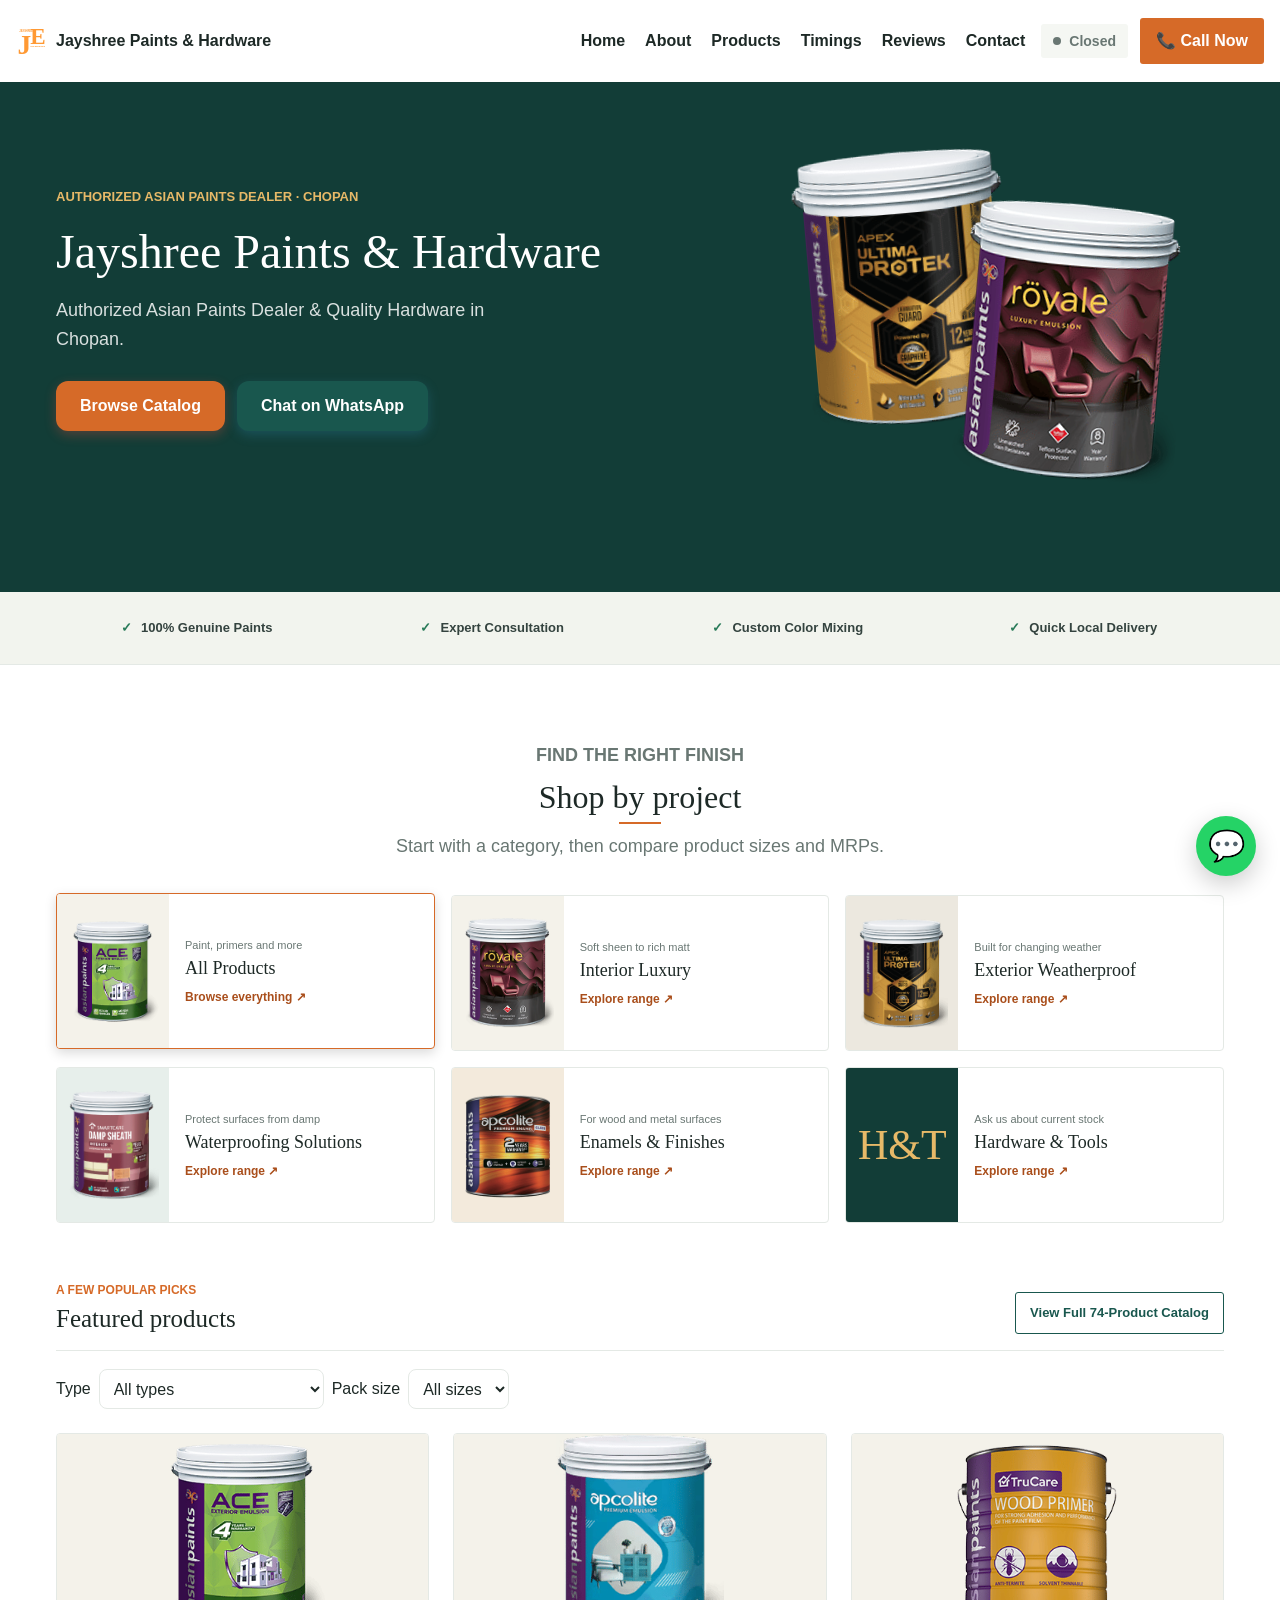
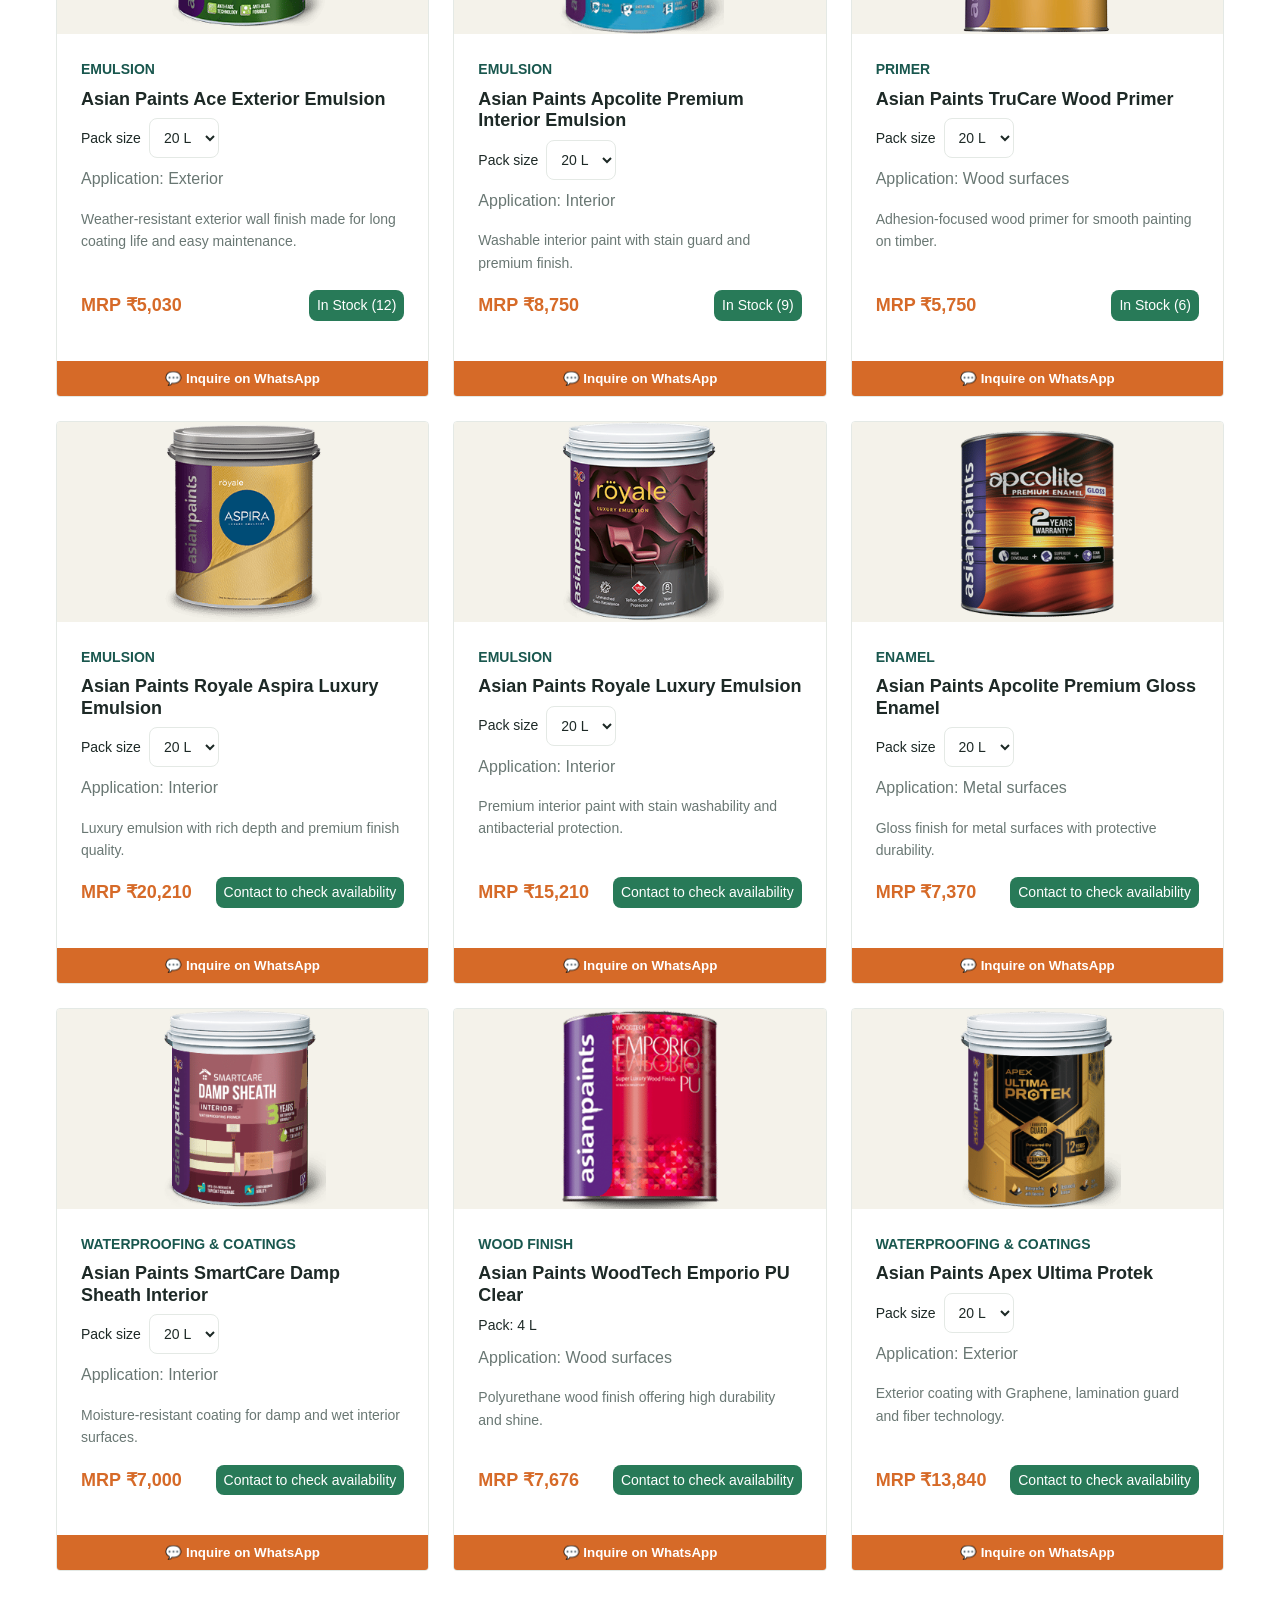
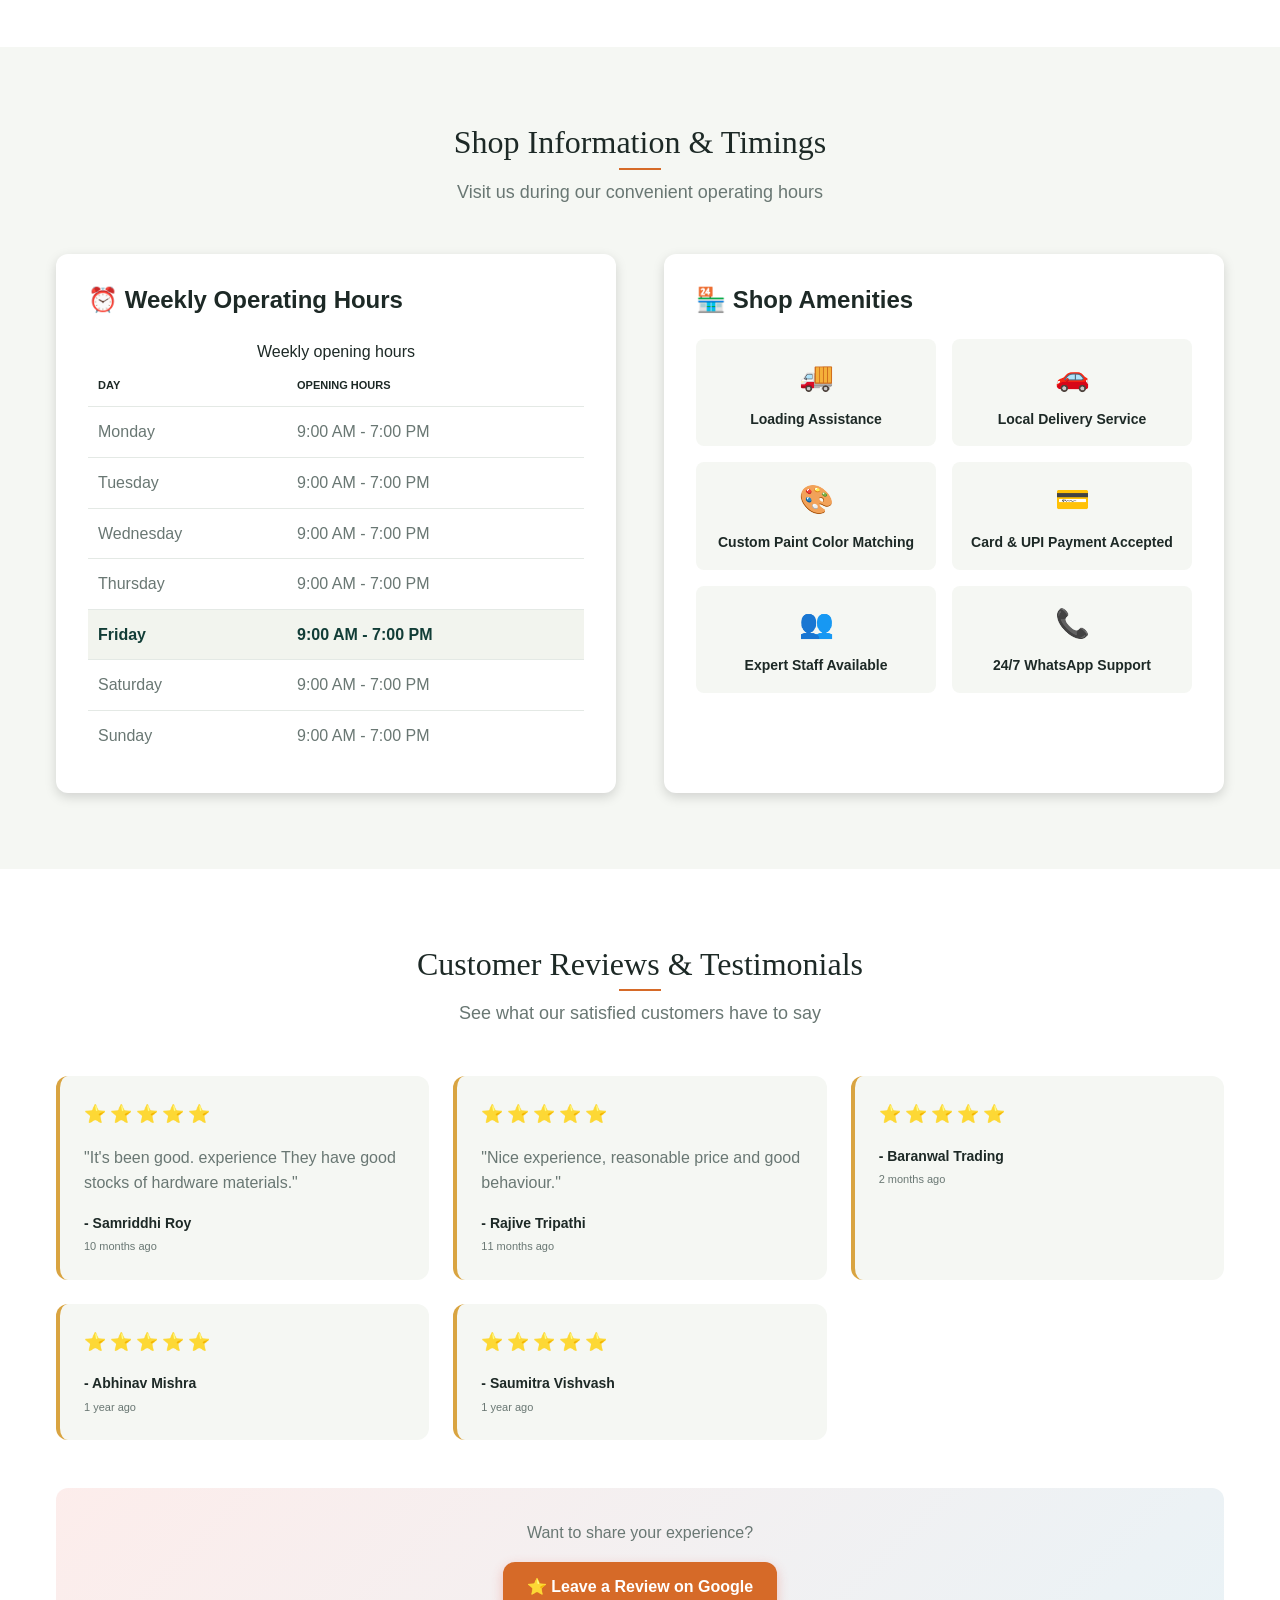
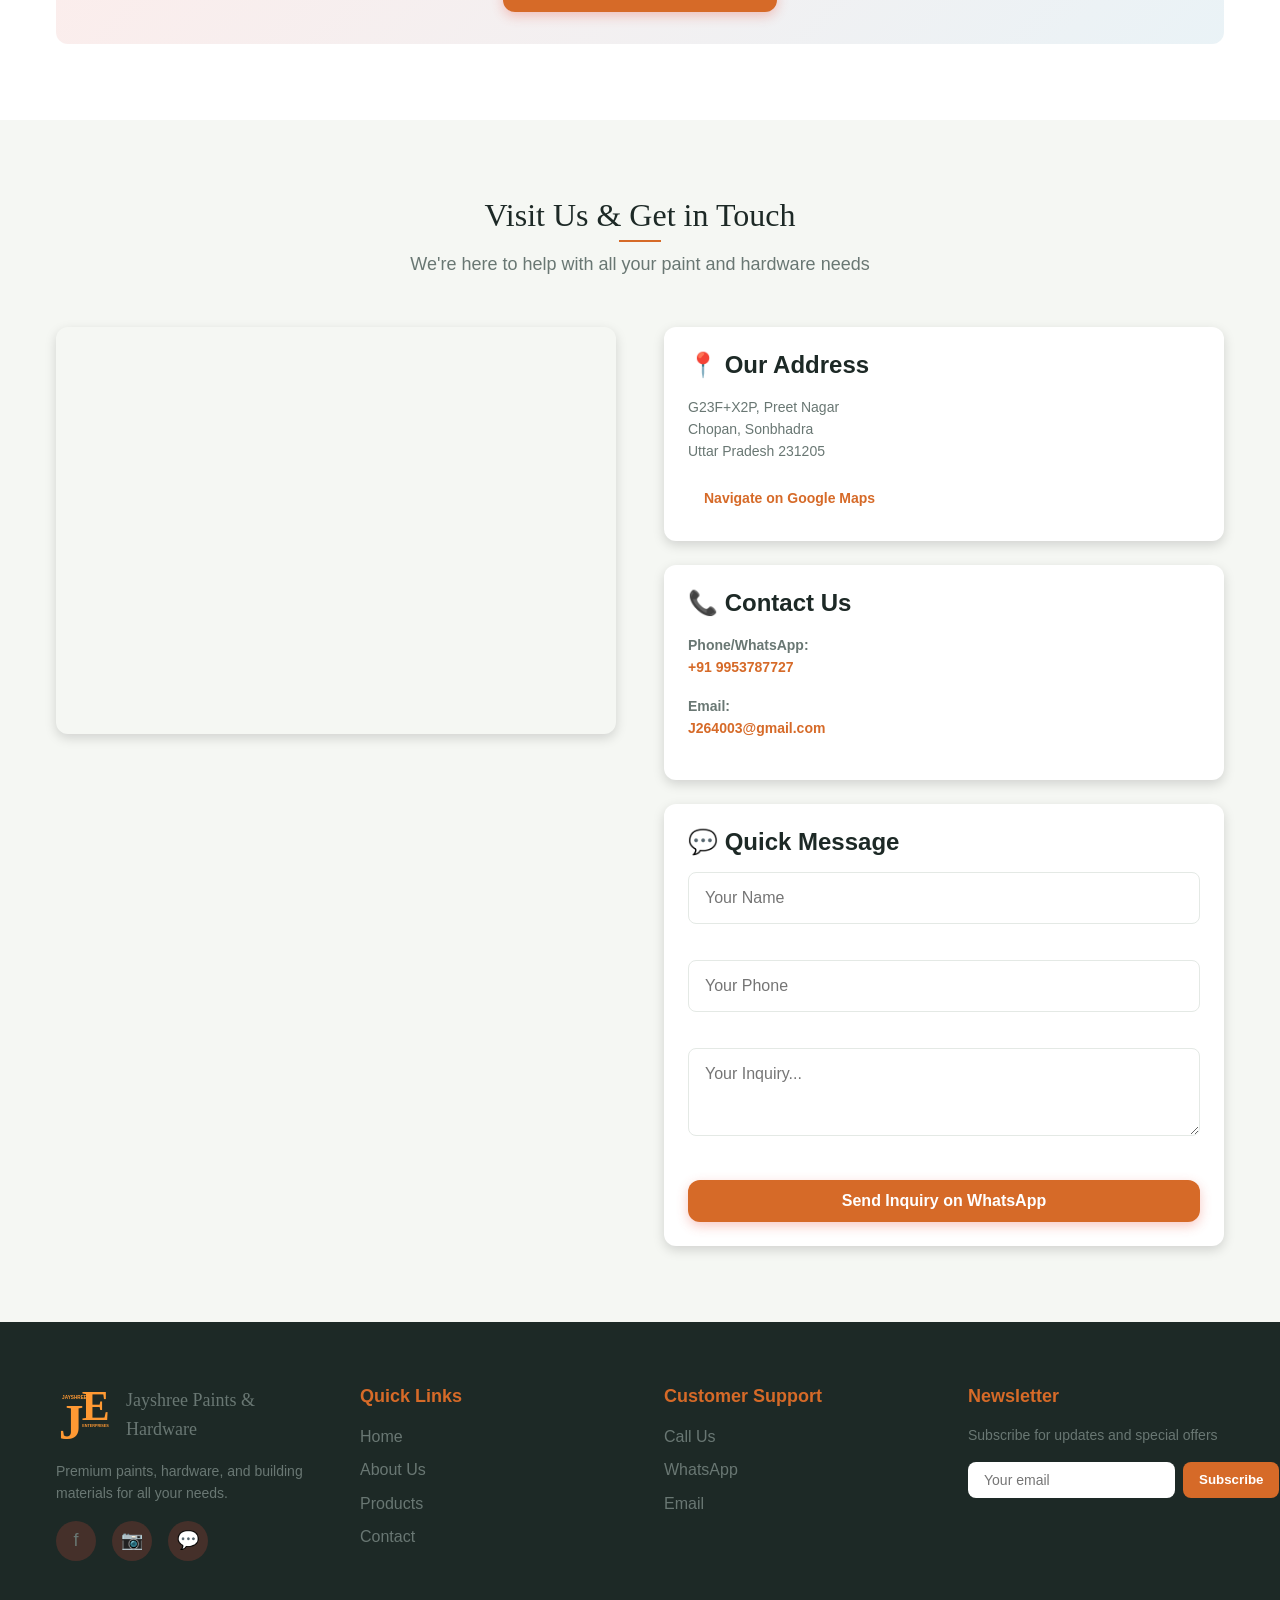
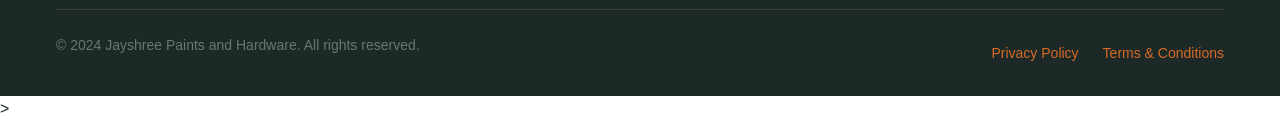
<file: index.html>
<!DOCTYPE html>
<html lang="en">
<head>
    <meta charset="UTF-8">
    <meta name="viewport" content="width=device-width, initial-scale=1.0">
    <meta name="description" content="Jayshree Paints and Hardware - Your trusted source for premium paints, hardware, and building materials in Sonbhadra, Uttarpradesh.">
    <meta name="keywords" content="paints, hardware, building materials, Sonbhadra, Chopan">
    <meta name="author" content="Jayshree Paints and Hardware">
    <meta property="og:title" content="Jayshree Paints and Hardware | Premium Quality Products">
    <meta property="og:description" content="Discover a wide range of paints, hardware, and building materials. Visit our shop for expert advice and custom color matching.">
    <meta property="og:type" content="business.business">
    
    <title>Jayshree Paints and Hardware | Paints, Hardware & Building Materials in Sonbhadra</title>
    <link rel="icon" type="image/svg+xml" href="assets/images/jayshree-enterprises-logo.svg">
    <link rel="stylesheet" href="assets/styles/style.css">
</head>
<body>
    <!-- ============== NAVIGATION BAR ============== -->
    <nav class="navbar" id="navbar">
        <div class="navbar-container">
            <div class="navbar-logo">
                <img src="assets/images/jayshree-enterprises-logo.svg" alt="Jayshree Enterprises brand logo">
                <span class="logo-text">Jayshree Paints &amp; Hardware</span>
            </div>

            <button class="mobile-menu-btn" id="mobileMenuBtn" type="button" aria-label="Toggle navigation menu" aria-controls="navMenu">
                <span></span>
                <span></span>
                <span></span>
            </button>

            <ul class="nav-menu" id="navMenu">
                <li><a href="#home" class="nav-link">Home</a></li>
                <li><a href="#about" class="nav-link">About</a></li>
                <li><a href="#products" class="nav-link">Products</a></li>
                <li><a href="#timings" class="nav-link">Timings</a></li>
                <li><a href="#reviews" class="nav-link">Reviews</a></li>
                <li><a href="#contact" class="nav-link">Contact</a></li>
            </ul>

            <div class="navbar-cta">
                <div class="shop-status" id="shopStatus">
                    <span class="status-dot"></span>
                    <span class="status-text">Open Now</span>
                </div>
                <a href="tel:+919953787727" class="btn-call">📞 Call Now</a>
            </div>
        </div>
    </nav>

    <!-- ============== HERO SECTION ============== -->
    <section id="home" class="hero">
        <div class="container hero-layout">
            <div class="hero-content">
                <p class="hero-eyebrow">Authorized Asian Paints Dealer · Chopan</p>
                <h1 class="hero-title">Jayshree Paints &amp; Hardware</h1>
                <p class="hero-subtitle">Authorized Asian Paints Dealer &amp; Quality Hardware in Chopan.</p>
                <div class="hero-cta">
                    <a href="#products" class="btn btn-primary">Browse Catalog</a>
                    <a href="https://api.whatsapp.com/send?phone=919953787727&amp;text=Hi%20Jayshree%20Paints!%20I%20have%20a%20product%20inquiry." target="_blank" rel="noopener noreferrer" class="btn btn-secondary">Chat on WhatsApp</a>
                </div>
            </div>
            <div class="hero-visual" aria-label="Popular Asian Paints products">
                <div class="hero-visual-panel"></div>
                <img class="hero-product hero-product-back" src="assets/images/asian-paints-apex-ultima-protek.png" alt="Asian Paints Apex Ultima Protek exterior paint">
                <img class="hero-product hero-product-front" src="assets/images/asian-paints-royale-luxury-emulsion.png" alt="Asian Paints Royale Luxury Emulsion interior paint">
            </div>
        </div>
    </section>

    <!-- ============== TRUST & SERVICE STRIP ============== -->
    <section id="about" class="trust-strip" aria-label="Shop benefits">
        <div class="container trust-strip-inner">
            <div class="trust-badge"><span aria-hidden="true">✓</span><strong>100% Genuine Paints</strong></div>
            <div class="trust-badge"><span aria-hidden="true">✓</span><strong>Expert Consultation</strong></div>
            <div class="trust-badge"><span aria-hidden="true">✓</span><strong>Custom Color Mixing</strong></div>
            <div class="trust-badge"><span aria-hidden="true">✓</span><strong>Quick Local Delivery</strong></div>
        </div>
    </section>

    <!-- ============== PRODUCTS & SERVICES SECTION ============== -->
    <section id="products" class="products">
        <div class="container">
            <div class="section-header">
                <p class="section-eyebrow">Find the right finish</p>
                <h2>Shop by project</h2>
                <p>Start with a category, then compare product sizes and MRPs.</p>
            </div>

            <div class="category-grid" aria-label="Product categories">
                <button class="category-card category-card-all active" type="button" data-product-group="all" aria-pressed="true">
                    <span class="category-visual category-visual-all"><img src="assets/images/asian-paints-ace-exterior-emulsion.png" alt="" loading="lazy"></span>
                    <span class="category-card-copy"><span class="category-kicker">Paint, primers and more</span><strong>All Products</strong><span class="category-link">Browse everything <span aria-hidden="true">↗</span></span></span>
                </button>
                <button class="category-card" type="button" data-product-group="interior-luxury" aria-pressed="false">
                    <span class="category-visual"><img src="assets/images/asian-paints-royale-luxury-emulsion.png" alt="" loading="lazy"></span>
                    <span class="category-card-copy"><span class="category-kicker">Soft sheen to rich matt</span><strong>Interior Luxury</strong><span class="category-link">Explore range <span aria-hidden="true">↗</span></span></span>
                </button>
                <button class="category-card" type="button" data-product-group="exterior-weatherproof" aria-pressed="false">
                    <span class="category-visual category-visual-terracotta"><img src="assets/images/asian-paints-apex-ultima-protek.png" alt="" loading="lazy"></span>
                    <span class="category-card-copy"><span class="category-kicker">Built for changing weather</span><strong>Exterior Weatherproof</strong><span class="category-link">Explore range <span aria-hidden="true">↗</span></span></span>
                </button>
                <button class="category-card" type="button" data-product-group="waterproofing" aria-pressed="false">
                    <span class="category-visual category-visual-teal"><img src="assets/images/asian-paints-smartcare-damp-sheath-interior.png" alt="" loading="lazy"></span>
                    <span class="category-card-copy"><span class="category-kicker">Protect surfaces from damp</span><strong>Waterproofing Solutions</strong><span class="category-link">Explore range <span aria-hidden="true">↗</span></span></span>
                </button>
                <button class="category-card" type="button" data-product-group="enamels-finishes" aria-pressed="false">
                    <span class="category-visual category-visual-gold"><img src="assets/images/asian-paints-apcolite-premium-gloss-enamel.png" alt="" loading="lazy"></span>
                    <span class="category-card-copy"><span class="category-kicker">For wood and metal surfaces</span><strong>Enamels &amp; Finishes</strong><span class="category-link">Explore range <span aria-hidden="true">↗</span></span></span>
                </button>
                <button class="category-card category-card-tools" type="button" data-product-group="hardware-tools" aria-pressed="false">
                    <span class="category-visual category-visual-tools" aria-hidden="true"><span>H&amp;T</span></span>
                    <span class="category-card-copy"><span class="category-kicker">Ask us about current stock</span><strong>Hardware &amp; Tools</strong><span class="category-link">Explore range <span aria-hidden="true">↗</span></span></span>
                </button>
            </div>

            <div class="catalog-toolbar" id="catalogResults">
                <div class="catalog-heading">
                    <p class="section-eyebrow" id="catalogEyebrow">Staff picks</p>
                    <h3 id="catalogTitle">Featured products</h3>
                </div>
                <button class="catalog-toggle" type="button" id="catalogToggle" aria-expanded="false">View Full 74-Product Catalog</button>
            </div>

            <div class="product-filters" aria-label="Refine product list">
                <label for="productSubcategoryFilter">Type</label>
                <select id="productSubcategoryFilter">
                    <option value="all">All types</option>
                </select>
                <label for="packSizeFilter">Pack size</label>
                <select id="packSizeFilter">
                    <option value="all">All sizes</option>
                    <option value="1 L">1 L</option>
                    <option value="4 L">4 L</option>
                    <option value="10 L">10 L</option>
                    <option value="20 L">20 L</option>
                </select>
            </div>

            <div class="products-grid" id="productsGrid">
                <!-- Products will be rendered by JavaScript -->
            </div>
            <div class="catalog-empty" id="catalogEmpty" hidden>
                <p>We’re updating this range online. Contact the shop for current hardware and tool availability.</p>
                <a class="btn btn-primary" href="https://api.whatsapp.com/send?phone=919953787727&amp;text=Hi%20Jayshree%20Paints!%20Please%20share%20your%20hardware%20and%20tools%20availability." target="_blank" rel="noopener noreferrer">Ask on WhatsApp</a>
            </div>
        </div>
    </section>

    <!-- ============== SHOP HOURS & AMENITIES SECTION ============== -->
    <section id="timings" class="timings-section">
        <div class="container">
            <div class="section-header">
                <h2>Shop Information & Timings</h2>
                <p>Visit us during our convenient operating hours</p>
            </div>

            <div class="timings-grid">
                <div class="timings-card">
                    <h3>⏰ Weekly Operating Hours</h3>
                    <table class="hours-table">
                        <caption class="visually-hidden">Weekly opening hours</caption>
                        <thead>
                            <tr>
                                <th scope="col">Day</th>
                                <th scope="col">Opening hours</th>
                            </tr>
                        </thead>
                        <tbody>
                            <tr>
                                <td>Monday</td>
                                <td>9:00 AM - 7:00 PM</td>
                            </tr>
                            <tr>
                                <td>Tuesday</td>
                                <td>9:00 AM - 7:00 PM</td>
                            </tr>
                            <tr>
                                <td>Wednesday</td>
                                <td>9:00 AM - 7:00 PM</td>
                            </tr>
                            <tr>
                                <td>Thursday</td>
                                <td>9:00 AM - 7:00 PM</td>
                            </tr>
                            <tr>
                                <td>Friday</td>
                                <td>9:00 AM - 7:00 PM</td>
                            </tr>
                            <tr>
                                <td>Saturday</td>
                                <td>9:00 AM - 7:00 PM</td>
                            </tr>
                            <tr>
                                <td>Sunday</td>
                                <td>9:00 AM - 7:00 PM</td>
                            </tr>
                        </tbody>
                    </table>
                </div>

                <div class="amenities-card">
                    <h3>🏪 Shop Amenities</h3>
                    <div class="amenities-list">
                        <div class="amenity">
                            <span class="amenity-icon">🚚</span>
                            <span>Loading Assistance</span>
                        </div>
                        <div class="amenity">
                            <span class="amenity-icon">🚗</span>
                            <span>Local Delivery Service</span>
                        </div>
                        <div class="amenity">
                            <span class="amenity-icon">🎨</span>
                            <span>Custom Paint Color Matching</span>
                        </div>
                        <div class="amenity">
                            <span class="amenity-icon">💳</span>
                            <span>Card & UPI Payment Accepted</span>
                        </div>
                        <div class="amenity">
                            <span class="amenity-icon">👥</span>
                            <span>Expert Staff Available</span>
                        </div>
                        <div class="amenity">
                            <span class="amenity-icon">📞</span>
                            <span>24/7 WhatsApp Support</span>
                        </div>
                    </div>
                </div>
            </div>
        </div>
    </section>

    <!-- ============== CUSTOMER REVIEWS SECTION ============== -->
    <section id="reviews" class="reviews">
        <div class="container">
            <div class="section-header">
                <h2>Customer Reviews & Testimonials</h2>
                <p>See what our satisfied customers have to say</p>
            </div>

            <div class="reviews-grid" id="reviewsGrid">
                <!-- Reviews will be rendered by JavaScript -->
            </div>

            <div class="reviews-cta">
                <p>Want to share your experience?</p>
                <a href="https://maps.app.goo.gl/wTSkJHezJk5Y5LXv6" target="_blank" class="btn btn-primary">
                    ⭐ Leave a Review on Google
                </a>
            </div>
        </div>
    </section>

    <!-- ============== LOCATION & CONTACT SECTION ============== -->
    <section id="contact" class="contact">
        <div class="container">
            <div class="section-header">
                <h2>Visit Us & Get in Touch</h2>
                <p>We're here to help with all your paint and hardware needs</p>
            </div>

            <div class="contact-grid">
                <div class="map-placeholder">
                    <div class="map-container">
                        <!-- Google Maps Embed -->
                        <iframe src="https://www.google.com/maps?q=24.5048918%2C83.0225883&amp;z=17&amp;output=embed" title="Jayshree Enterprises location on Google Maps" width="100%" height="400" style="border:0;" allowfullscreen="" loading="lazy" referrerpolicy="no-referrer-when-downgrade"></iframe>
                    </div>
                </div>

                <div class="contact-info">
                    <div class="info-card">
                        <h3>📍 Our Address</h3>
                        <p>G23F+X2P, Preet Nagar<br>Chopan, Sonbhadra<br>Uttar Pradesh 231205</p>
                        <a href="https://www.google.com/maps/dir/?api=1&amp;destination=24.5048918%2C83.0225883" target="_blank" class="btn btn-small">Navigate on Google Maps</a>
                    </div>

                    <div class="info-card">
                        <h3>📞 Contact Us</h3>
                        <p><strong>Phone/WhatsApp:</strong><br>
                        <a href="tel:+919953787727">+91 9953787727</a></p>
                        <p><strong>Email:</strong><br>
                        <a href="mailto:J264003@gmail.com">J264003@gmail.com</a></p>
                    </div>

                    <div class="info-card">
                        <h3>💬 Quick Message</h3>
                        <form class="contact-form" id="contactForm">
                            <div class="form-group">
                                <input type="text" id="userName" placeholder="Your Name" required>
                                <span class="error-message" id="nameError"></span>
                            </div>
                            <div class="form-group">
                                <input type="tel" id="userPhone" placeholder="Your Phone" required>
                                <span class="error-message" id="phoneError"></span>
                            </div>
                            <div class="form-group">
                                <textarea id="userMessage" placeholder="Your Inquiry..." rows="3" required></textarea>
                                <span class="error-message" id="messageError"></span>
                            </div>
                            <button type="submit" class="btn btn-primary btn-full">Send Inquiry on WhatsApp</button>
                        </form>
                    </div>
                </div>
            </div>
        </div>
    </section>

    <!-- ============== FOOTER ============== -->
    <footer class="footer">
        <div class="container">
            <div class="footer-content">
                <div class="footer-section">
                    <a class="footer-brand" href="#home" aria-label="Jayshree Paints & Hardware home">
                        <img src="assets/images/jayshree-enterprises-logo.svg" alt="">
                        <span>Jayshree Paints &amp; Hardware</span>
                    </a>
                    <p>Premium paints, hardware, and building materials for all your needs.</p>
                    <div class="social-links">
                        <a href="https://www.facebook.com/jayshreepaints" target="_blank" title="Facebook">f</a>
                        <a href="https://www.instagram.com/jayshreepaints" target="_blank" title="Instagram">📷</a>
                        <a href="https://api.whatsapp.com/send?phone=919953787727" target="_blank" title="WhatsApp">💬</a>
                    </div>
                </div>

                <div class="footer-section">
                    <h4>Quick Links</h4>
                    <ul>
                        <li><a href="#home">Home</a></li>
                        <li><a href="#about">About Us</a></li>
                        <li><a href="#products">Products</a></li>
                        <li><a href="#contact">Contact</a></li>
                    </ul>
                </div>

                <div class="footer-section">
                    <h4>Customer Support</h4>
                    <ul>
                        <li><a href="tel:+919953787727">Call Us</a></li>
                        <li><a href="https://api.whatsapp.com/send?phone=919953787727" target="_blank">WhatsApp</a></li>
                        <li><a href="mailto:J264003@gmail.com">Email</a></li>
                    </ul>
                </div>

                <div class="footer-section">
                    <h4>Newsletter</h4>
                    <p>Subscribe for updates and special offers</p>
                    <form class="newsletter-form">
                        <input type="email" placeholder="Your email" required>
                        <button type="submit">Subscribe</button>
                    </form>
                </div>
            </div>

            <div class="footer-bottom">
                <p>&copy; 2024 Jayshree Paints and Hardware. All rights reserved.</p>
                <div class="legal-links">
                    <a href="#privacy">Privacy Policy</a>
                    <a href="#terms">Terms & Conditions</a>
                </div>
            </div>
        </div>
    </footer>

    <!-- ============== FLOATING WHATSAPP BUTTON ============== -->
    <a href="https://api.whatsapp.com/send?phone=919953787727&text=Hi%20Jayshree%20Paints!%20I%20have%20an%20inquiry." target="_blank" class="whatsapp-floating">
        💬
    </a>

    <!-- ============== SCRIPTS ============== -->
    <script src="assets/js/script.js"></script>
</body>
</html>
>
</file>
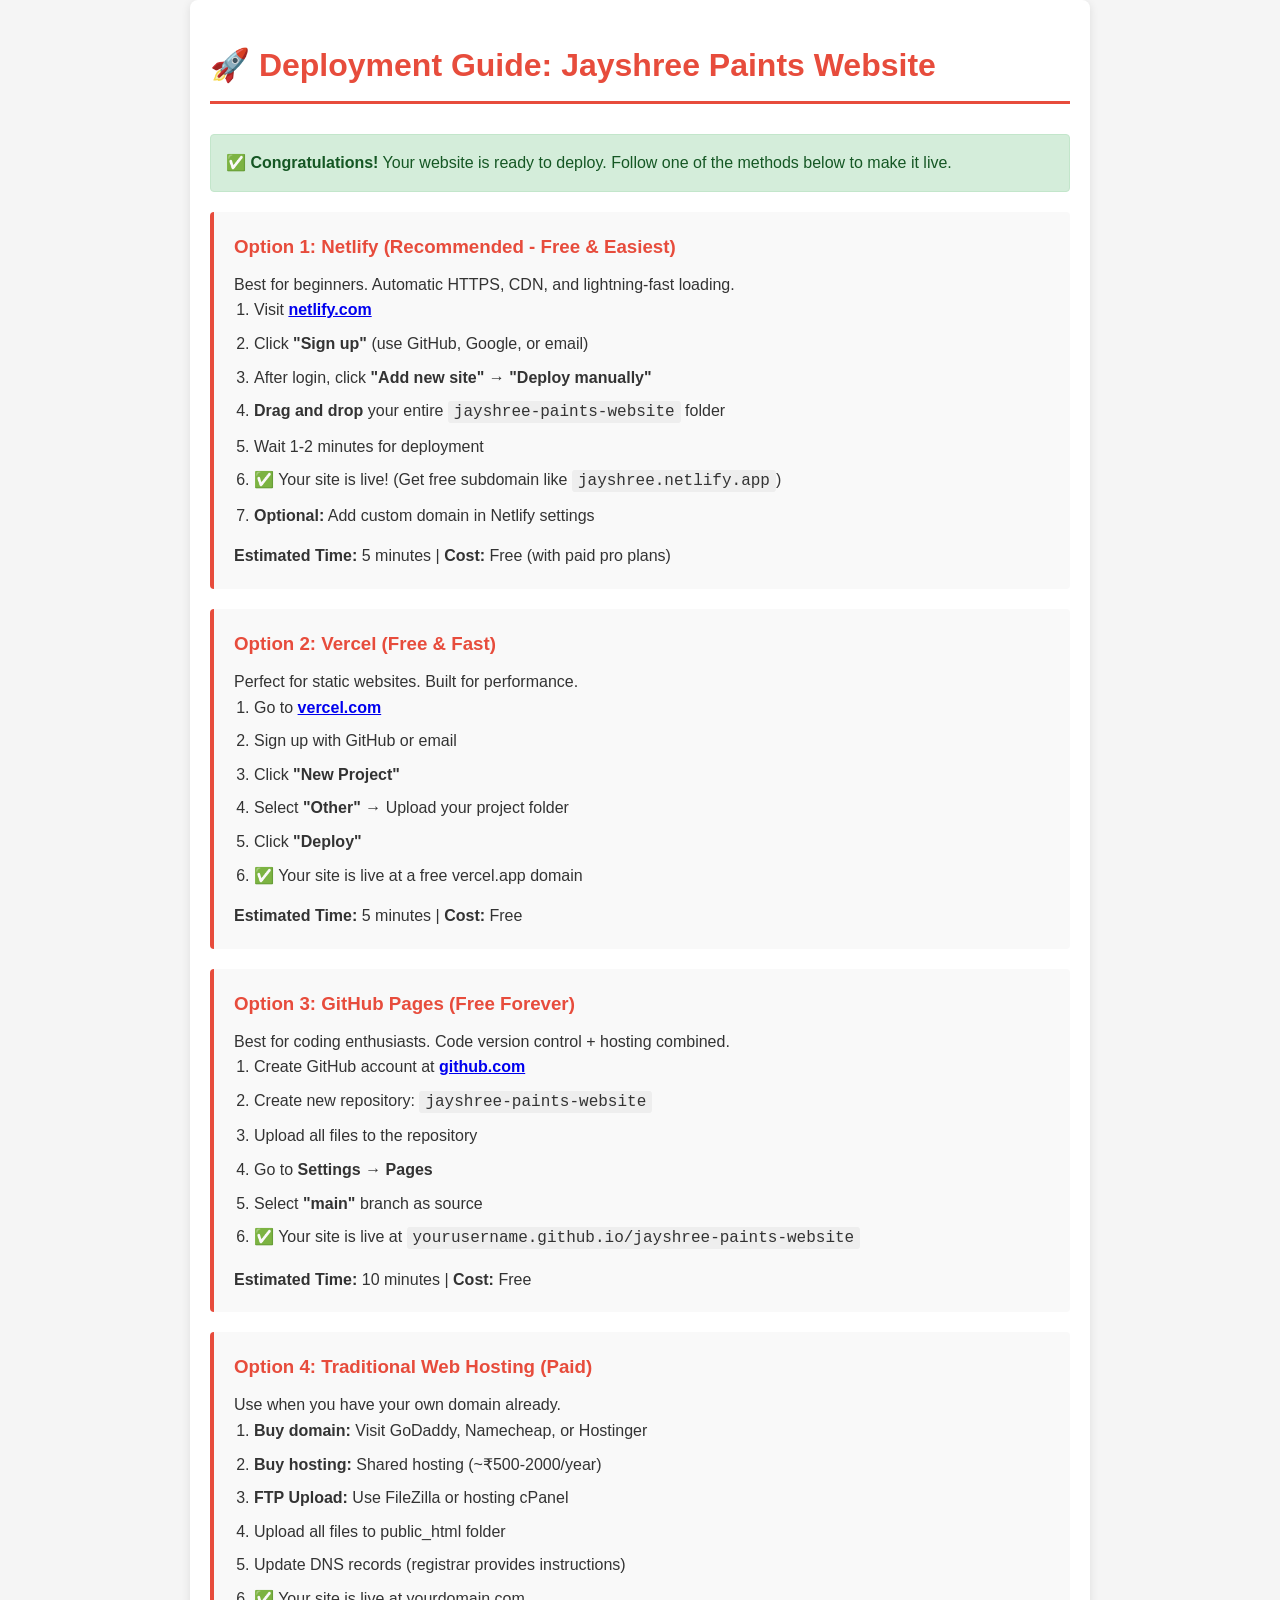
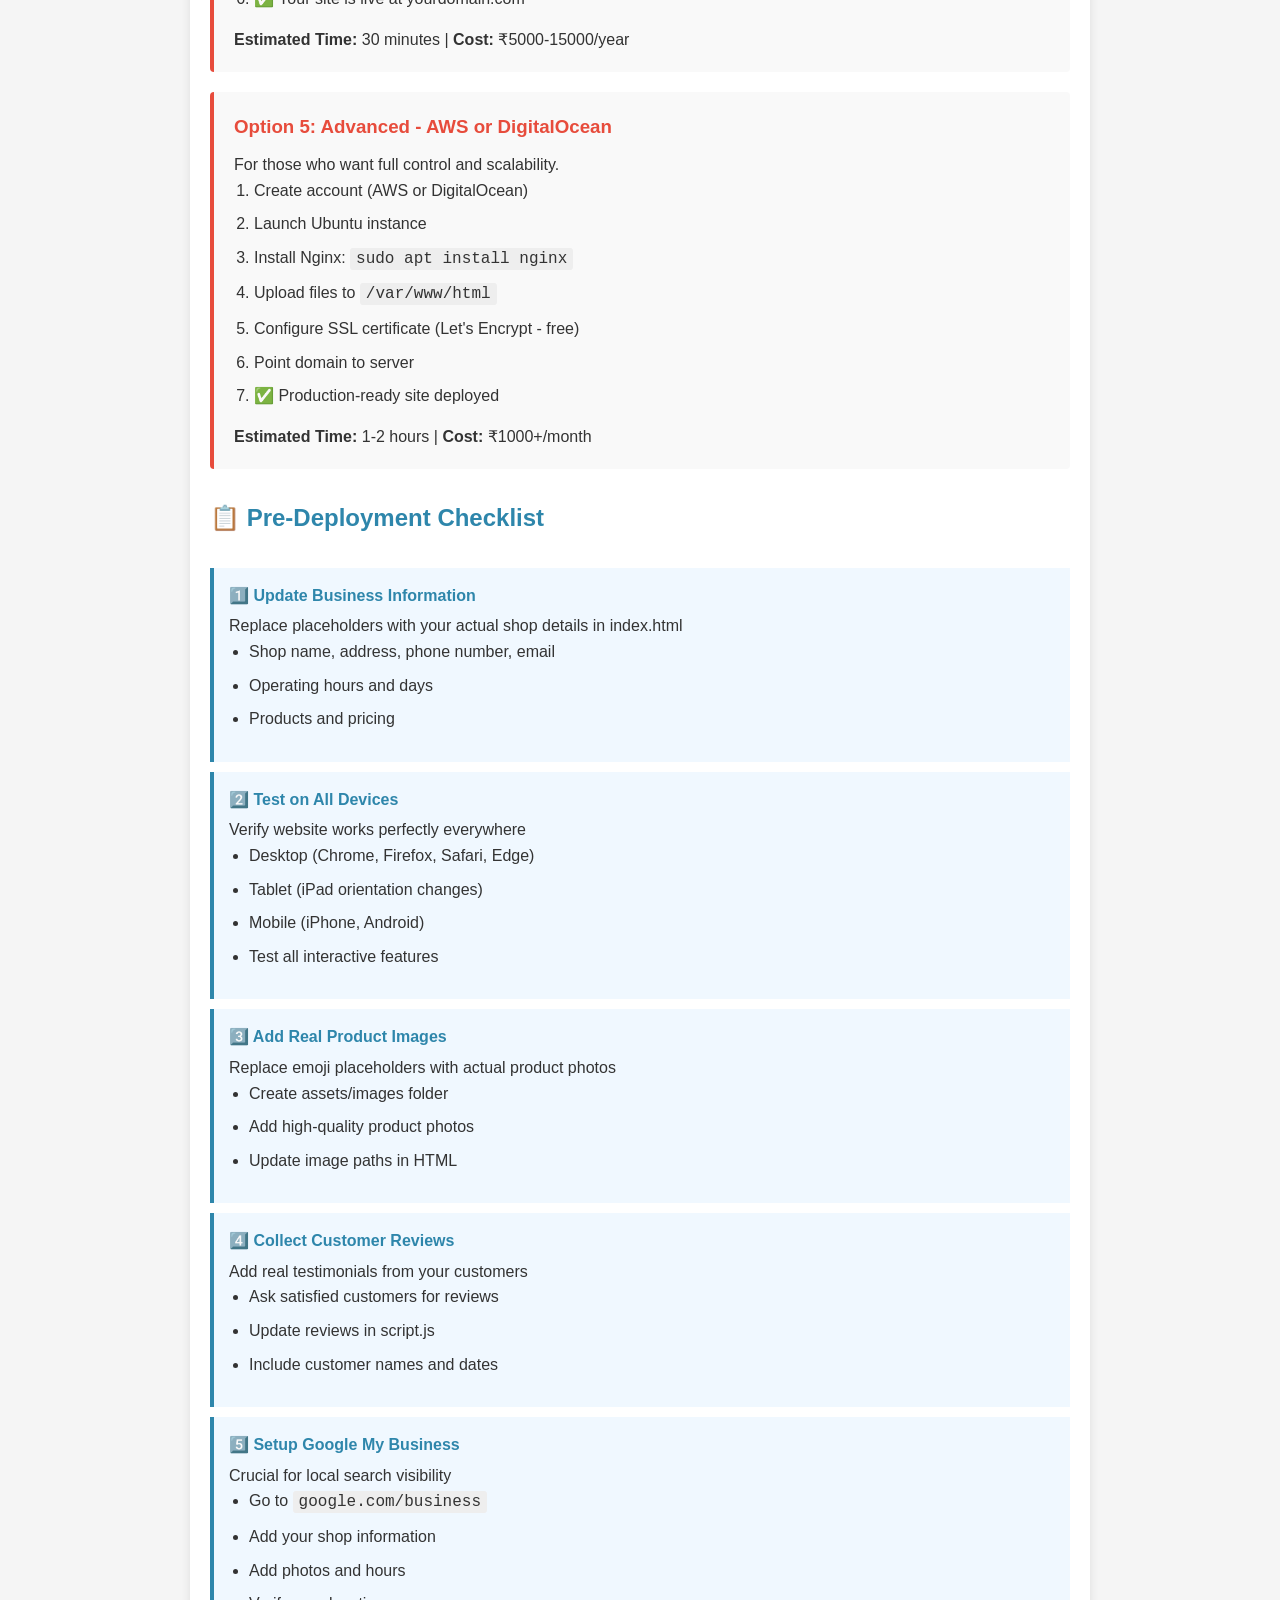
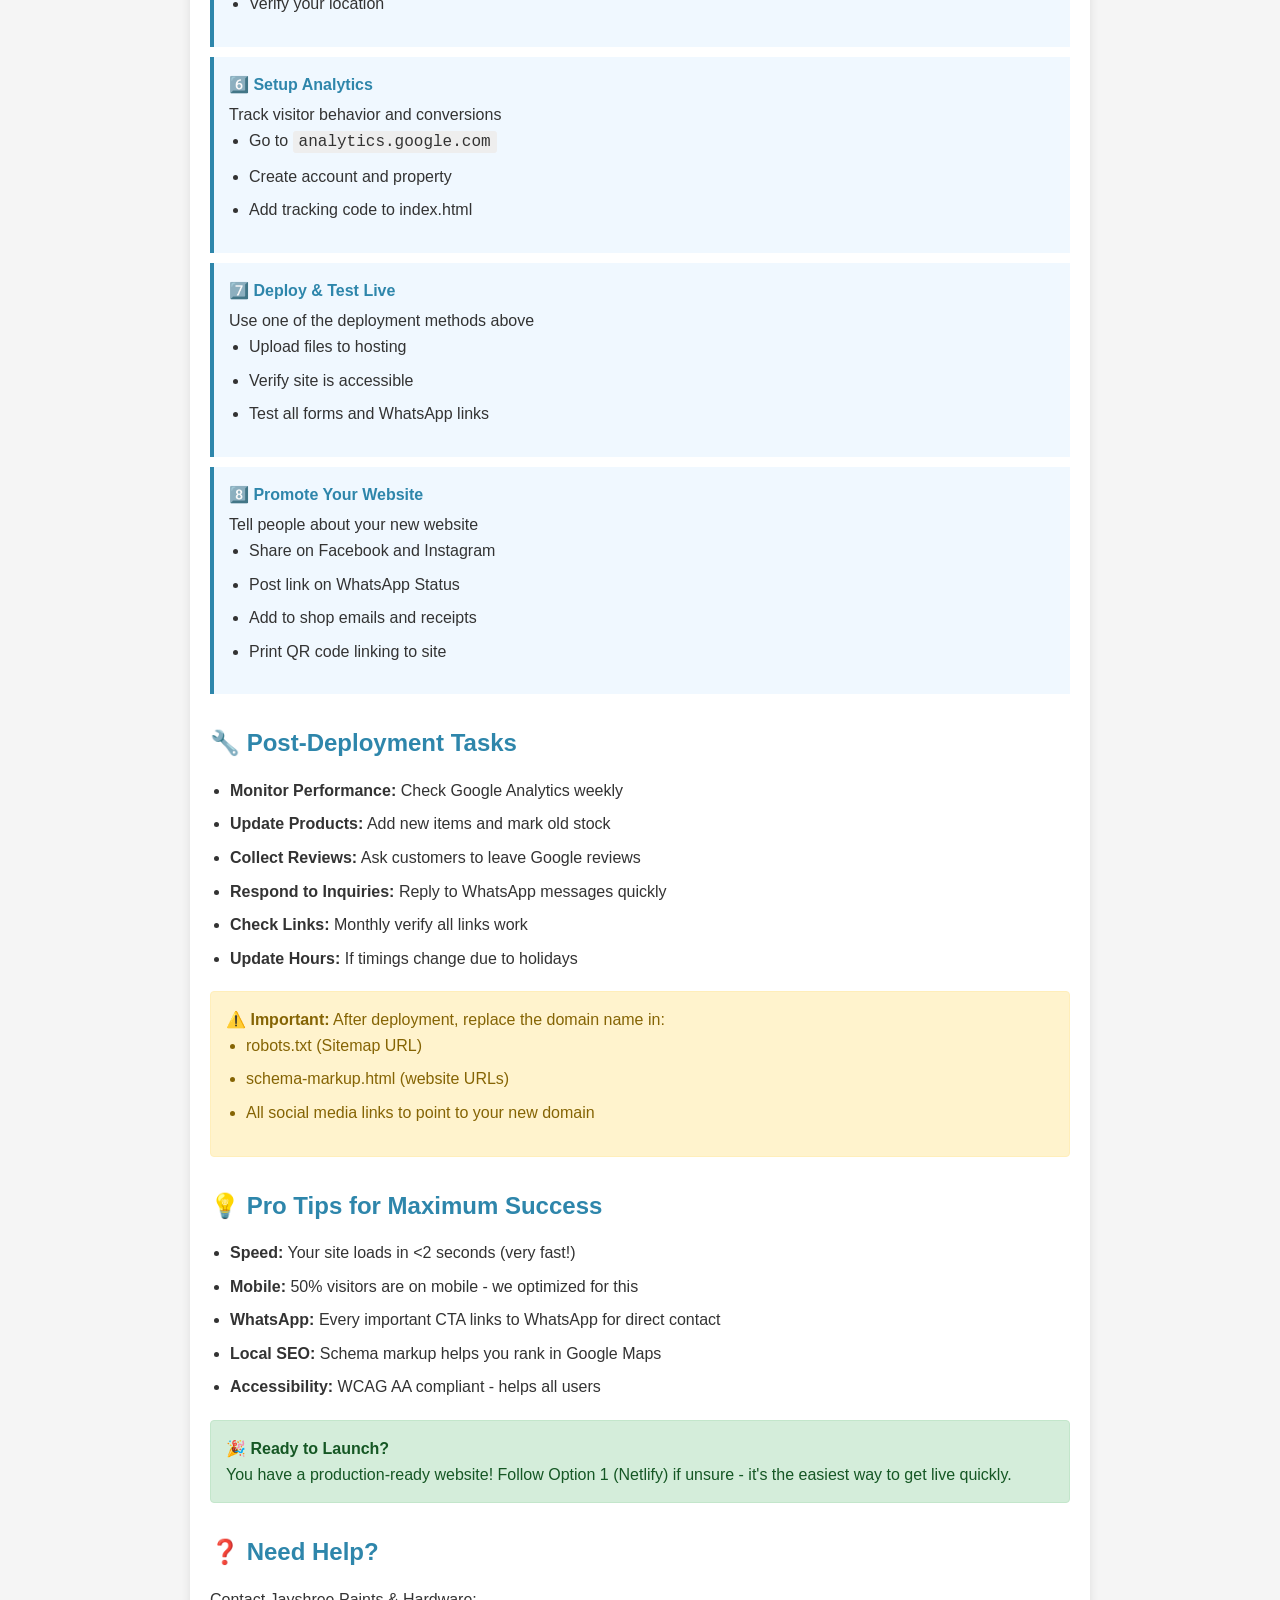
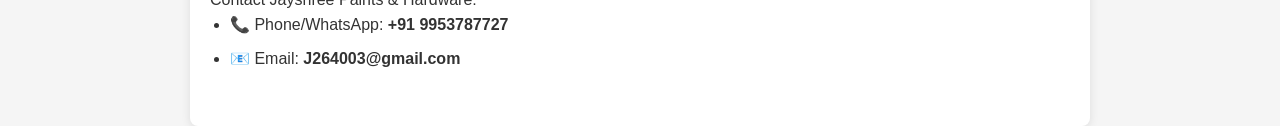
<file: DEPLOYMENT.html>
<!-- 
    DEPLOYMENT INSTRUCTIONS
    Step-by-step guide to deploy your website
-->

<!DOCTYPE html>
<html lang="en">
<head>
    <meta charset="UTF-8">
    <meta name="viewport" content="width=device-width, initial-scale=1.0">
    <title>Deployment Guide - Jayshree Paints Website</title>
    <style>
        * {
            margin: 0;
            padding: 0;
            box-sizing: border-box;
        }
        
        body {
            font-family: 'Segoe UI', Tahoma, Geneva, Verdana, sans-serif;
            line-height: 1.6;
            color: #333;
            background: #f5f5f5;
        }
        
        .container {
            max-width: 900px;
            margin: 0 auto;
            padding: 40px 20px;
            background: white;
            border-radius: 8px;
            box-shadow: 0 2px 10px rgba(0,0,0,0.1);
        }
        
        h1 {
            color: #E74C3C;
            margin-bottom: 30px;
            border-bottom: 3px solid #E74C3C;
            padding-bottom: 10px;
        }
        
        h2 {
            color: #2E86AB;
            margin-top: 30px;
            margin-bottom: 15px;
        }
        
        .option {
            background: #f9f9f9;
            padding: 20px;
            margin: 20px 0;
            border-left: 4px solid #E74C3C;
            border-radius: 4px;
        }
        
        .option h3 {
            color: #E74C3C;
            margin-bottom: 10px;
        }
        
        ol, ul {
            margin-left: 20px;
            margin-bottom: 15px;
        }
        
        li {
            margin-bottom: 8px;
        }
        
        code {
            background: #eee;
            padding: 2px 6px;
            border-radius: 3px;
            font-family: 'Courier New', monospace;
        }
        
        .success {
            background: #d4edda;
            border: 1px solid #c3e6cb;
            color: #155724;
            padding: 15px;
            border-radius: 4px;
            margin: 20px 0;
        }
        
        .warning {
            background: #fff3cd;
            border: 1px solid #ffeeba;
            color: #856404;
            padding: 15px;
            border-radius: 4px;
            margin: 20px 0;
        }
        
        .timeline {
            margin: 30px 0;
        }
        
        .timeline-item {
            padding: 15px;
            margin: 10px 0;
            border-left: 4px solid #2E86AB;
            background: #f0f8ff;
        }
        
        .timeline-item h4 {
            color: #2E86AB;
            margin-bottom: 5px;
        }
    </style>
</head>
<body>
    <div class="container">
        <h1>🚀 Deployment Guide: Jayshree Paints Website</h1>
        
        <div class="success">
            <strong>✅ Congratulations!</strong> Your website is ready to deploy. Follow one of the methods below to make it live.
        </div>

        <!-- NETLIFY OPTION -->
        <div class="option">
            <h3>Option 1: Netlify (Recommended - Free & Easiest)</h3>
            <p>Best for beginners. Automatic HTTPS, CDN, and lightning-fast loading.</p>
            <ol>
                <li>Visit <strong><a href="https://netlify.com" target="_blank">netlify.com</a></strong></li>
                <li>Click <strong>"Sign up"</strong> (use GitHub, Google, or email)</li>
                <li>After login, click <strong>"Add new site"</strong> → <strong>"Deploy manually"</strong></li>
                <li><strong>Drag and drop</strong> your entire <code>jayshree-paints-website</code> folder</li>
                <li>Wait 1-2 minutes for deployment</li>
                <li>✅ Your site is live! (Get free subdomain like <code>jayshree.netlify.app</code>)</li>
                <li><strong>Optional:</strong> Add custom domain in Netlify settings</li>
            </ol>
            <p><strong>Estimated Time:</strong> 5 minutes | <strong>Cost:</strong> Free (with paid pro plans)</p>
        </div>

        <!-- VERCEL OPTION -->
        <div class="option">
            <h3>Option 2: Vercel (Free & Fast)</h3>
            <p>Perfect for static websites. Built for performance.</p>
            <ol>
                <li>Go to <strong><a href="https://vercel.com" target="_blank">vercel.com</a></strong></li>
                <li>Sign up with GitHub or email</li>
                <li>Click <strong>"New Project"</strong></li>
                <li>Select <strong>"Other"</strong> → Upload your project folder</li>
                <li>Click <strong>"Deploy"</strong></li>
                <li>✅ Your site is live at a free vercel.app domain</li>
            </ol>
            <p><strong>Estimated Time:</strong> 5 minutes | <strong>Cost:</strong> Free</p>
        </div>

        <!-- GITHUB PAGES OPTION -->
        <div class="option">
            <h3>Option 3: GitHub Pages (Free Forever)</h3>
            <p>Best for coding enthusiasts. Code version control + hosting combined.</p>
            <ol>
                <li>Create GitHub account at <strong><a href="https://github.com" target="_blank">github.com</a></strong></li>
                <li>Create new repository: <code>jayshree-paints-website</code></li>
                <li>Upload all files to the repository</li>
                <li>Go to <strong>Settings</strong> → <strong>Pages</strong></li>
                <li>Select <strong>"main"</strong> branch as source</li>
                <li>✅ Your site is live at <code>yourusername.github.io/jayshree-paints-website</code></li>
            </ol>
            <p><strong>Estimated Time:</strong> 10 minutes | <strong>Cost:</strong> Free</p>
        </div>

        <!-- TRADITIONAL HOSTING -->
        <div class="option">
            <h3>Option 4: Traditional Web Hosting (Paid)</h3>
            <p>Use when you have your own domain already.</p>
            <ol>
                <li><strong>Buy domain:</strong> Visit GoDaddy, Namecheap, or Hostinger</li>
                <li><strong>Buy hosting:</strong> Shared hosting (~₹500-2000/year)</li>
                <li><strong>FTP Upload:</strong> Use FileZilla or hosting cPanel</li>
                <li>Upload all files to public_html folder</li>
                <li>Update DNS records (registrar provides instructions)</li>
                <li>✅ Your site is live at yourdomain.com</li>
            </ol>
            <p><strong>Estimated Time:</strong> 30 minutes | <strong>Cost:</strong> ₹5000-15000/year</p>
        </div>

        <!-- AWS/DIGITALOCEAN -->
        <div class="option">
            <h3>Option 5: Advanced - AWS or DigitalOcean</h3>
            <p>For those who want full control and scalability.</p>
            <ol>
                <li>Create account (AWS or DigitalOcean)</li>
                <li>Launch Ubuntu instance</li>
                <li>Install Nginx: <code>sudo apt install nginx</code></li>
                <li>Upload files to <code>/var/www/html</code></li>
                <li>Configure SSL certificate (Let's Encrypt - free)</li>
                <li>Point domain to server</li>
                <li>✅ Production-ready site deployed</li>
            </ol>
            <p><strong>Estimated Time:</strong> 1-2 hours | <strong>Cost:</strong> ₹1000+/month</p>
        </div>

        <h2>📋 Pre-Deployment Checklist</h2>
        <div class="timeline">
            <div class="timeline-item">
                <h4>1️⃣ Update Business Information</h4>
                <p>Replace placeholders with your actual shop details in index.html</p>
                <ul>
                    <li>Shop name, address, phone number, email</li>
                    <li>Operating hours and days</li>
                    <li>Products and pricing</li>
                </ul>
            </div>

            <div class="timeline-item">
                <h4>2️⃣ Test on All Devices</h4>
                <p>Verify website works perfectly everywhere</p>
                <ul>
                    <li>Desktop (Chrome, Firefox, Safari, Edge)</li>
                    <li>Tablet (iPad orientation changes)</li>
                    <li>Mobile (iPhone, Android)</li>
                    <li>Test all interactive features</li>
                </ul>
            </div>

            <div class="timeline-item">
                <h4>3️⃣ Add Real Product Images</h4>
                <p>Replace emoji placeholders with actual product photos</p>
                <ul>
                    <li>Create assets/images folder</li>
                    <li>Add high-quality product photos</li>
                    <li>Update image paths in HTML</li>
                </ul>
            </div>

            <div class="timeline-item">
                <h4>4️⃣ Collect Customer Reviews</h4>
                <p>Add real testimonials from your customers</p>
                <ul>
                    <li>Ask satisfied customers for reviews</li>
                    <li>Update reviews in script.js</li>
                    <li>Include customer names and dates</li>
                </ul>
            </div>

            <div class="timeline-item">
                <h4>5️⃣ Setup Google My Business</h4>
                <p>Crucial for local search visibility</p>
                <ul>
                    <li>Go to <code>google.com/business</code></li>
                    <li>Add your shop information</li>
                    <li>Add photos and hours</li>
                    <li>Verify your location</li>
                </ul>
            </div>

            <div class="timeline-item">
                <h4>6️⃣ Setup Analytics</h4>
                <p>Track visitor behavior and conversions</p>
                <ul>
                    <li>Go to <code>analytics.google.com</code></li>
                    <li>Create account and property</li>
                    <li>Add tracking code to index.html</li>
                </ul>
            </div>

            <div class="timeline-item">
                <h4>7️⃣ Deploy & Test Live</h4>
                <p>Use one of the deployment methods above</p>
                <ul>
                    <li>Upload files to hosting</li>
                    <li>Verify site is accessible</li>
                    <li>Test all forms and WhatsApp links</li>
                </ul>
            </div>

            <div class="timeline-item">
                <h4>8️⃣ Promote Your Website</h4>
                <p>Tell people about your new website</p>
                <ul>
                    <li>Share on Facebook and Instagram</li>
                    <li>Post link on WhatsApp Status</li>
                    <li>Add to shop emails and receipts</li>
                    <li>Print QR code linking to site</li>
                </ul>
            </div>
        </div>

        <h2>🔧 Post-Deployment Tasks</h2>
        <ul>
            <li><strong>Monitor Performance:</strong> Check Google Analytics weekly</li>
            <li><strong>Update Products:</strong> Add new items and mark old stock</li>
            <li><strong>Collect Reviews:</strong> Ask customers to leave Google reviews</li>
            <li><strong>Respond to Inquiries:</strong> Reply to WhatsApp messages quickly</li>
            <li><strong>Check Links:</strong> Monthly verify all links work</li>
            <li><strong>Update Hours:</strong> If timings change due to holidays</li>
        </ul>

        <div class="warning">
            <strong>⚠️ Important:</strong> After deployment, replace the domain name in:
            <ul>
                <li>robots.txt (Sitemap URL)</li>
                <li>schema-markup.html (website URLs)</li>
                <li>All social media links to point to your new domain</li>
            </ul>
        </div>

        <h2>💡 Pro Tips for Maximum Success</h2>
        <ul>
            <li><strong>Speed:</strong> Your site loads in <2 seconds (very fast!)</li>
            <li><strong>Mobile:</strong> 50% visitors are on mobile - we optimized for this</li>
            <li><strong>WhatsApp:</strong> Every important CTA links to WhatsApp for direct contact</li>
            <li><strong>Local SEO:</strong> Schema markup helps you rank in Google Maps</li>
            <li><strong>Accessibility:</strong> WCAG AA compliant - helps all users</li>
        </ul>

        <div class="success">
            <strong>🎉 Ready to Launch?</strong><br>
            You have a production-ready website! Follow Option 1 (Netlify) if unsure - it's the easiest way to get live quickly.
        </div>

        <h2>❓ Need Help?</h2>
        <p>Contact Jayshree Paints & Hardware:</p>
        <ul>
            <li>📞 Phone/WhatsApp: <strong>+91 9953787727</strong></li>
            <li>📧 Email: <strong>J264003@gmail.com</strong></li>
        </ul>
    </div>
</body>
</html>
</file>
<file: assets/styles/style.css>
/* ========================================
   JAYSHREE PAINTS & HARDWARE - STYLESHEET
   Mobile-First | Responsive | Accessible
   ======================================== */

:root {
    /* Color Palette */
    --primary: #D66A28;
    --primary-dark: #A94E1B;
    --primary-light: #F1A362;
    --secondary: #19574E;
    --secondary-dark: #123D37;
    --accent: #D9A441;
    --success: #287A58;
    --warning: #E9C66A;
    --danger: #B74636;
    
    /* Neutral Colors */
    --dark: #1D2926;
    --dark-gray: #34433F;
    --gray: #697773;
    --light-gray: #E4E9E5;
    --lighter-gray: #F5F7F3;
    --white: #FFFFFF;
    
    /* Typography */
    --font-primary: 'Trebuchet MS', 'Segoe UI', Tahoma, sans-serif;
    --font-display: Georgia, 'Times New Roman', serif;
    --font-size-base: 16px;
    --font-size-sm: 14px;
    --font-size-lg: 18px;
    --font-size-xl: 24px;
    --font-size-2xl: 32px;
    --font-size-3xl: 40px;
    
    /* Spacing */
    --spacing-xs: 4px;
    --spacing-sm: 8px;
    --spacing-md: 16px;
    --spacing-lg: 24px;
    --spacing-xl: 32px;
    --spacing-2xl: 48px;
    --spacing-3xl: 64px;
    
    /* Border Radius */
    --radius-sm: 4px;
    --radius-md: 8px;
    --radius-lg: 12px;
    --radius-xl: 16px;
    --radius-2xl: 20px;
    
    /* Shadows */
    --shadow-sm: 0 2px 4px rgba(0, 0, 0, 0.1);
    --shadow-md: 0 4px 12px rgba(0, 0, 0, 0.15);
    --shadow-lg: 0 8px 24px rgba(0, 0, 0, 0.2);
    --shadow-xl: 0 12px 32px rgba(0, 0, 0, 0.25);
    
    /* Transitions */
    --transition-fast: 150ms ease-in-out;
    --transition-base: 250ms ease-in-out;
    --transition-slow: 350ms ease-in-out;
}

/* ============ RESET & BASE ============ */
* {
    margin: 0;
    padding: 0;
    box-sizing: border-box;
}

html {
    scroll-behavior: smooth;
}

body {
    font-family: var(--font-primary);
    font-size: var(--font-size-base);
    line-height: 1.6;
    color: var(--dark);
    background-color: var(--white);
    overflow-x: hidden;
}

/* ============ TYPOGRAPHY ============ */
h1, h2, h3, h4, h5, h6 {
    font-weight: 600;
    margin-bottom: var(--spacing-md);
    line-height: 1.2;
    color: var(--dark);
}

h1 { font-size: var(--font-size-3xl); }
h2 { font-size: var(--font-size-2xl); }
h3 { font-size: var(--font-size-xl); }
h4 { font-size: var(--font-size-lg); }

p {
    margin-bottom: var(--spacing-md);
    color: var(--gray);
}

a {
    color: var(--primary);
    text-decoration: none;
    transition: all var(--transition-fast);
}

a:hover {
    color: var(--primary-dark);
}

/* ============ BUTTONS ============ */
.btn {
    display: inline-block;
    padding: 12px 24px;
    border: none;
    border-radius: var(--radius-lg);
    font-size: var(--font-size-base);
    font-weight: 600;
    cursor: pointer;
    transition: all var(--transition-base);
    text-decoration: none;
    text-align: center;
}

.btn:hover {
    transform: translateY(-2px);
}

.btn-primary {
    background-color: var(--primary);
    color: var(--white);
    box-shadow: 0 4px 12px rgba(231, 76, 60, 0.3);
}

.btn-primary:hover {
    background-color: var(--primary-dark);
    box-shadow: 0 6px 20px rgba(231, 76, 60, 0.4);
}

.btn-secondary {
    background-color: var(--secondary);
    color: var(--white);
    box-shadow: 0 4px 12px rgba(46, 134, 171, 0.3);
}

.btn-secondary:hover {
    background-color: var(--secondary-dark);
    box-shadow: 0 6px 20px rgba(46, 134, 171, 0.4);
}

.btn-small {
    padding: 8px 16px;
    font-size: var(--font-size-sm);
}

.btn-full {
    width: 100%;
}

/* ============ CONTAINER ============ */
.container {
    width: 100%;
    max-width: 1200px;
    margin: 0 auto;
    padding: 0 var(--spacing-md);
}

/* ============ SECTIONS ============ */
section {
    padding: 76px 0;
}

.section-header {
    text-align: center;
    margin-bottom: var(--spacing-2xl);
}

.section-header h2 {
    margin-bottom: var(--spacing-md);
    color: var(--dark);
    font-family: var(--font-display);
    font-weight: 500;
    position: relative;
    display: inline-block;
}

.section-header h2::after {
    content: '';
    position: absolute;
    bottom: -8px;
    left: 50%;
    transform: translateX(-50%);
    width: 42px;
    height: 2px;
    background: var(--primary);
}

.section-header p {
    font-size: var(--font-size-lg);
    color: var(--gray);
}

.section-eyebrow {
    margin-bottom: 8px;
    color: var(--primary);
    font-size: 12px;
    font-weight: 700;
    text-transform: uppercase;
}

/* ============ NAVBAR ============ */
.navbar {
    position: sticky;
    top: 0;
    z-index: 1000;
    background-color: var(--white);
    box-shadow: 0 1px 0 rgba(29, 41, 38, 0.08);
    transition: all var(--transition-base);
}

.navbar.scrolled {
    background-color: rgba(255, 255, 255, 0.98);
    backdrop-filter: blur(10px);
}

.navbar-container {
    max-width: 100%;
    margin: 0 auto;
    min-height: 82px;
    padding: 10px 16px;
    display: flex;
    justify-content: space-between;
    align-items: center;
    flex-wrap: nowrap;
    gap: var(--spacing-md);
}

.navbar-logo {
    display: flex;
    align-items: center;
    gap: var(--spacing-sm);
    flex: 0 0 auto;
    min-width: 0;
    font-size: 16px;
    font-weight: 700;
    color: var(--dark);
}

.navbar-logo img {
    display: block;
    width: 32px;
    height: 32px;
    max-width: calc(100vw - 120px);
    object-fit: contain;
    flex: 0 0 auto;
    border: 0;
    background: transparent;
}

.navbar-logo .logo-text {
    white-space: nowrap;
}

.nav-menu {
    display: flex;
    list-style: none;
    gap: 20px;
    margin-left: auto;
}

.nav-link {
    color: var(--dark);
    font-weight: 600;
    padding: 8px 0;
    border-bottom: 2px solid transparent;
    transition: all var(--transition-fast);
}

.nav-link:hover {
    color: var(--primary);
    border-bottom-color: var(--primary);
}

.navbar-cta {
    display: flex;
    align-items: center;
    gap: 12px;
    flex: 0 0 auto;
}

.shop-status {
    display: flex;
    align-items: center;
    gap: var(--spacing-sm);
    padding: 6px 12px;
    background-color: var(--lighter-gray);
    border-radius: 3px;
    font-size: var(--font-size-sm);
    font-weight: 600;
}

.shop-status.closed {
    color: var(--gray);
}

.shop-status.open {
    color: var(--success);
}

.status-dot {
    width: 8px;
    height: 8px;
    border-radius: 50%;
    background-color: var(--success);
    animation: pulse 2s infinite;
}

.shop-status.closed .status-dot {
    background-color: var(--gray);
    animation: none;
}

@keyframes pulse {
    0%, 100% { opacity: 1; }
    50% { opacity: 0.6; }
}

.btn-call {
    padding: 10px 16px;
    background-color: var(--primary);
    color: var(--white);
    border-radius: 3px;
    font-weight: 600;
    transition: all var(--transition-fast);
}

.btn-call:hover {
    background-color: var(--primary-dark);
}

.mobile-menu-btn {
    display: none;
    flex-direction: column;
    background: none;
    border: none;
    cursor: pointer;
    gap: 4px;
}

.mobile-menu-btn span {
    width: 25px;
    height: 3px;
    background-color: var(--dark);
    border-radius: 2px;
    transition: all var(--transition-base);
}

.mobile-menu-btn.active span:nth-child(1) {
    transform: rotate(45deg) translateY(10px);
}

.mobile-menu-btn.active span:nth-child(2) {
    opacity: 0;
}

.mobile-menu-btn.active span:nth-child(3) {
    transform: rotate(-45deg) translateY(-10px);
}

/* ============ HERO SECTION ============ */
.hero {
    position: relative;
    min-height: 510px;
    padding: 42px 0;
    background: var(--secondary-dark);
    color: var(--white);
    overflow: hidden;
}

.hero-layout {
    display: grid;
    grid-template-columns: minmax(0, 1fr) minmax(320px, 0.82fr);
    align-items: center;
    gap: 48px;
}

.hero-content {
    max-width: 620px;
    animation: fadeIn 0.6s ease-out;
}

.hero-eyebrow {
    margin-bottom: 18px;
    color: #E7B968;
    font-size: 13px;
    font-weight: 700;
    letter-spacing: 0;
    text-transform: uppercase;
}

.hero-title {
    max-width: 650px;
    margin-bottom: 18px;
    color: var(--white);
    font-family: var(--font-display);
    font-size: 48px;
    font-weight: 500;
    line-height: 1.08;
}

.hero-subtitle {
    max-width: 480px;
    margin-bottom: 28px;
    color: rgba(255, 255, 255, 0.84);
    font-size: 18px;
}

.hero-cta {
    display: flex;
    gap: 12px;
    flex-wrap: wrap;
}

.hero-visual {
    position: relative;
    min-height: 370px;
    display: grid;
    place-items: center;
}

.hero-visual-panel {
    position: absolute;
    inset: 8% 2% 7% 7%;
    background: transparent;
    clip-path: polygon(7% 0, 100% 0, 94% 100%, 0 100%);
}

.hero-product {
    position: absolute;
    z-index: 1;
    width: 46%;
    height: 80%;
    object-fit: contain;
    border: 0;
    background: transparent;
}

.hero-product-back {
    left: 14%;
    top: 4%;
    transform: rotate(-5deg);
}

.hero-product-front {
    right: 8%;
    bottom: 1%;
    transform: rotate(5deg);
}

/* ============ TRUST STRIP ============ */
.trust-strip {
    padding: 18px 0;
    background: #F2F4EE;
    border-bottom: 1px solid var(--light-gray);
}

.trust-strip-inner {
    display: grid;
    grid-template-columns: repeat(4, 1fr);
    gap: 14px;
}

.trust-badge {
    display: flex;
    align-items: center;
    justify-content: center;
    gap: 9px;
    min-height: 36px;
    color: var(--dark-gray);
    font-size: 13px;
}

.trust-badge span {
    color: var(--success);
    font-weight: 700;
}

/* ============ ABOUT SECTION ============ */
.about {
    background-color: var(--lighter-gray);
}

.about-grid {
    display: grid;
    grid-template-columns: 1fr 1fr;
    gap: var(--spacing-3xl);
    align-items: start;
}

.about-content h3 {
    color: var(--primary);
    margin-top: 0;
}

.about-content p {
    margin-bottom: var(--spacing-md);
}

.trust-markers {
    display: grid;
    grid-template-columns: 1fr 1fr;
    gap: var(--spacing-lg);
    margin-top: var(--spacing-xl);
}

.trust-item {
    background-color: var(--white);
    padding: var(--spacing-lg);
    border-radius: var(--radius-lg);
    border-left: 4px solid var(--primary);
    transition: all var(--transition-base);
}

.trust-item:hover {
    box-shadow: var(--shadow-md);
    transform: translateY(-4px);
}

.trust-item .icon {
    display: inline-block;
    width: 32px;
    height: 32px;
    background-color: var(--primary);
    color: var(--white);
    border-radius: 50%;
    text-align: center;
    line-height: 32px;
    font-weight: bold;
    margin-bottom: var(--spacing-sm);
}

.trust-item h4 {
    font-size: var(--font-size-base);
    margin-bottom: var(--spacing-sm);
}

.trust-item p {
    font-size: var(--font-size-sm);
    margin-bottom: 0;
}

.about-stats {
    display: grid;
    grid-template-columns: 1fr 1fr;
    gap: var(--spacing-lg);
}

.stat-card {
    background: linear-gradient(135deg, var(--primary) 0%, var(--primary-light) 100%);
    color: var(--white);
    padding: var(--spacing-xl);
    border-radius: var(--radius-lg);
    text-align: center;
    box-shadow: var(--shadow-md);
    transition: all var(--transition-base);
}

.stat-card:hover {
    transform: translateY(-8px);
    box-shadow: var(--shadow-lg);
}

.stat-card h4 {
    font-size: 36px;
    margin-bottom: var(--spacing-sm);
    color: var(--white);
}

.stat-card p {
    color: rgba(255, 255, 255, 0.9);
    margin-bottom: 0;
    font-size: var(--font-size-sm);
}

/* ============ PRODUCTS SECTION ============ */
.products {
    background-color: var(--white);
}

.products .section-header {
    margin-bottom: 34px;
}

.category-grid {
    display: grid;
    grid-template-columns: repeat(3, minmax(0, 1fr));
    gap: 16px;
    margin-bottom: 58px;
}

.category-card {
    display: grid;
    grid-template-columns: 112px minmax(0, 1fr);
    align-items: stretch;
    min-width: 0;
    padding: 0;
    overflow: hidden;
    background: var(--white);
    border: 1px solid var(--light-gray);
    border-radius: 4px;
    text-align: left;
    cursor: pointer;
    transition: border-color var(--transition-base), transform var(--transition-base), box-shadow var(--transition-base);
}

.category-card:hover,
.category-card.active {
    border-color: var(--primary);
    box-shadow: var(--shadow-md);
    transform: translateY(-2px);
}

.category-visual {
    display: grid;
    place-items: center;
    min-height: 154px;
    overflow: hidden;
    background: #F4F2EA;
}

.category-visual img {
    width: 82%;
    height: 138px;
    object-fit: contain;
    border: 0;
    background: transparent;
}

.category-visual-terracotta { background: #ECE8DF; }
.category-visual-teal { background: #E7EFEB; }
.category-visual-gold { background: #F3EADC; }
.category-visual-all { background: #F4F2EA; }

.category-visual-tools {
    background: var(--secondary-dark);
    color: #E7B968;
    font-family: var(--font-display);
    font-size: 42px;
}

.category-card-copy {
    display: flex;
    flex-direction: column;
    align-items: flex-start;
    justify-content: center;
    min-width: 0;
    padding: 16px;
}

.category-kicker {
    color: var(--gray);
    font-size: 11px;
    line-height: 1.35;
}

.category-card-copy strong {
    margin: 5px 0 12px;
    color: var(--dark);
    font-family: var(--font-display);
    font-size: 18px;
    font-weight: 500;
    line-height: 1.15;
}

.category-link {
    color: var(--primary-dark);
    font-size: 12px;
    font-weight: 700;
}

.catalog-toolbar {
    display: flex;
    justify-content: space-between;
    align-items: end;
    gap: 18px;
    margin-bottom: 18px;
    padding-bottom: 16px;
    border-bottom: 1px solid var(--light-gray);
    scroll-margin-top: 110px;
}

.catalog-heading .section-eyebrow {
    margin-bottom: 4px;
}

.catalog-heading h3 {
    margin: 0;
    font-family: var(--font-display);
    font-size: 25px;
    font-weight: 500;
}

.catalog-toggle {
    min-height: 42px;
    padding: 9px 14px;
    background: transparent;
    border: 1px solid var(--secondary);
    border-radius: 3px;
    color: var(--secondary);
    font: inherit;
    font-size: 13px;
    font-weight: 700;
    cursor: pointer;
}

.catalog-toggle:hover {
    background: var(--secondary);
    color: var(--white);
}

.products-grid {
    display: grid;
    grid-template-columns: repeat(auto-fill, minmax(280px, 1fr));
    gap: var(--spacing-lg);
}

.product-filters {
    display: flex;
    align-items: center;
    gap: var(--spacing-sm);
    margin: 0 0 var(--spacing-lg);
    flex-wrap: wrap;
}

.product-filters select,
.product-pack-select {
    min-height: 40px;
    padding: 8px 10px;
    border: 1px solid var(--light-gray);
    border-radius: var(--radius-md);
    background: var(--white);
    color: var(--dark);
    font: inherit;
}

.product-pack-size {
    display: flex;
    align-items: center;
    gap: var(--spacing-sm);
    margin-bottom: var(--spacing-sm);
    color: var(--dark);
    font-size: var(--font-size-sm);
}

.product-card {
    background-color: var(--white);
    border: 1px solid var(--light-gray);
    border-radius: 4px;
    overflow: hidden;
    transition: all var(--transition-base);
    display: flex;
    flex-direction: column;
}

.product-card:hover {
    box-shadow: var(--shadow-md);
    transform: translateY(-3px);
    border-color: #C6D1CA;
}

.product-image {
    width: 100%;
    height: 200px;
    background: #F4F2EA;
    display: flex;
    align-items: center;
    justify-content: center;
    font-size: 60px;
    overflow: hidden;
    position: relative;
}

.product-image img {
    width: 100%;
    height: 100%;
    object-fit: contain;
}

.product-image.paints {
    background: #F4F2EA;
}

.product-image.hardware {
    background: linear-gradient(135deg, #4ECDC4, #44A3C2);
}

.product-image.materials {
    background: linear-gradient(135deg, #FFD93D, #6BCB77);
}

.product-image.tools {
    background: linear-gradient(135deg, #A8EDEA, #FED6E3);
}

.product-image.new {
    position: relative;
}

.product-image.new::before {
    content: 'NEW';
    position: absolute;
    top: 10px;
    right: 10px;
    background-color: var(--warning);
    color: var(--dark);
    padding: 4px 8px;
    border-radius: var(--radius-md);
    font-size: 10px;
    font-weight: bold;
}

.product-body {
    padding: var(--spacing-lg);
    flex: 1;
    display: flex;
    flex-direction: column;
}

.product-category {
    font-size: var(--font-size-sm);
    color: var(--secondary);
    font-weight: 600;
    margin-bottom: var(--spacing-sm);
}

.product-name {
    font-size: var(--font-size-lg);
    font-weight: 600;
    margin-bottom: var(--spacing-sm);
    color: var(--dark);
}

.product-description {
    font-size: var(--font-size-sm);
    color: var(--gray);
    margin-bottom: var(--spacing-md);
    flex: 1;
}

.product-footer {
    display: flex;
    justify-content: space-between;
    align-items: center;
}

.product-price {
    font-size: var(--font-size-lg);
    font-weight: 700;
    color: var(--primary);
}

.product-stock {
    font-size: var(--font-size-sm);
    padding: 4px 8px;
    border-radius: var(--radius-md);
    background-color: var(--success);
    color: var(--white);
}

.product-stock.low {
    background-color: var(--warning);
    color: var(--dark);
}

.product-action {
    width: 100%;
    margin-top: var(--spacing-md);
    padding: 10px;
    background-color: var(--primary);
    color: var(--white);
    border: none;
    border-radius: 0;
    font-weight: 600;
    cursor: pointer;
    transition: all var(--transition-base);
}

.product-action:hover {
    background-color: var(--secondary-dark);
}

.catalog-empty {
    padding: 30px 0;
    text-align: center;
}

.catalog-empty[hidden] {
    display: none;
}

/* ============ TIMINGS SECTION ============ */
.timings-section {
    background-color: var(--lighter-gray);
}

.timings-grid {
    display: grid;
    grid-template-columns: 1fr 1fr;
    gap: var(--spacing-2xl);
}

.timings-card,
.amenities-card {
    background-color: var(--white);
    padding: var(--spacing-xl);
    border-radius: var(--radius-lg);
    box-shadow: var(--shadow-md);
}

.timings-card h3,
.amenities-card h3 {
    margin-bottom: var(--spacing-lg);
    display: flex;
    align-items: center;
    gap: var(--spacing-sm);
}

.hours-table {
    width: 100%;
    border-collapse: collapse;
}

.hours-table th,
.hours-table td {
    padding: 12px 10px;
    border-bottom: 1px solid var(--light-gray);
    text-align: left;
}

.hours-table th {
    color: var(--dark);
    font-size: 11px;
    text-transform: uppercase;
}

.hours-table td {
    color: var(--gray);
}

.hours-table tr:last-child td {
    border-bottom: 0;
}

.hours-table tr.today td {
    background: #F2F4EE;
    color: var(--secondary-dark);
    font-weight: 700;
}

.amenities-list {
    display: grid;
    grid-template-columns: 1fr 1fr;
    gap: var(--spacing-md);
}

.amenity {
    display: flex;
    flex-direction: column;
    align-items: center;
    text-align: center;
    padding: var(--spacing-md);
    background-color: var(--lighter-gray);
    border-radius: var(--radius-md);
    transition: all var(--transition-base);
}

.amenity:hover {
    background-color: rgba(231, 76, 60, 0.1);
    transform: translateY(-4px);
}

.amenity-icon {
    font-size: 28px;
    margin-bottom: var(--spacing-sm);
}

.amenity span:last-child {
    font-size: var(--font-size-sm);
    font-weight: 600;
    color: var(--dark);
}

/* ============ REVIEWS SECTION ============ */
.reviews {
    background-color: var(--white);
}

.reviews-grid {
    display: grid;
    grid-template-columns: repeat(auto-fit, minmax(300px, 1fr));
    gap: var(--spacing-lg);
    margin-bottom: var(--spacing-2xl);
}

.review-card {
    background-color: var(--lighter-gray);
    padding: var(--spacing-lg);
    border-radius: var(--radius-lg);
    border-left: 4px solid var(--accent);
    transition: all var(--transition-base);
}

.review-card:hover {
    box-shadow: var(--shadow-md);
    transform: translateY(-4px);
}

.review-rating {
    display: flex;
    gap: var(--spacing-xs);
    margin-bottom: var(--spacing-md);
}

.star {
    color: var(--accent);
    font-size: 18px;
}

.review-text {
    margin-bottom: var(--spacing-md);
    color: var(--gray);
    text-align: left;
}

.review-author {
    color: var(--dark);
    font-size: var(--font-size-sm);
    font-weight: 600;
}

.review-date {
    margin-top: 4px;
    color: var(--gray);
    font-size: 11px;
}

.reviews-cta {
    padding: var(--spacing-xl) 0;
    text-align: center;
}

.reviews-cta p {
    margin-bottom: var(--spacing-md);
}

.reviews-cta {
    text-align: center;
    padding: var(--spacing-xl);
    background: linear-gradient(135deg, rgba(231, 76, 60, 0.1) 0%, rgba(46, 134, 171, 0.1) 100%);
    border-radius: var(--radius-lg);
}

.reviews-cta p {
    margin-bottom: var(--spacing-md);
}

/* ============ CONTACT SECTION ============ */
.contact {
    background-color: var(--lighter-gray);
}

.contact-grid {
    display: grid;
    grid-template-columns: 1fr 1fr;
    gap: var(--spacing-2xl);
}

.map-container {
    border-radius: var(--radius-lg);
    overflow: hidden;
    box-shadow: var(--shadow-md);
}

.map-container iframe {
    border-radius: var(--radius-lg);
}

.contact-info {
    display: flex;
    flex-direction: column;
    gap: var(--spacing-lg);
}

.info-card {
    background-color: var(--white);
    padding: var(--spacing-lg);
    border-radius: var(--radius-lg);
    box-shadow: var(--shadow-md);
    transition: all var(--transition-base);
}

.info-card:hover {
    box-shadow: var(--shadow-lg);
}

.info-card h3 {
    margin-bottom: var(--spacing-md);
}

.info-card p {
    font-size: var(--font-size-sm);
    margin-bottom: var(--spacing-md);
}

.info-card a {
    color: var(--primary);
    font-weight: 600;
}

.contact-form {
    display: flex;
    flex-direction: column;
    gap: var(--spacing-md);
}

.form-group {
    position: relative;
}

.form-group input,
.form-group textarea {
    width: 100%;
    padding: var(--spacing-md);
    border: 1px solid var(--light-gray);
    border-radius: var(--radius-md);
    font-family: var(--font-primary);
    font-size: var(--font-size-base);
    transition: all var(--transition-fast);
}

.form-group input:focus,
.form-group textarea:focus {
    outline: none;
    border-color: var(--primary);
    box-shadow: 0 0 0 3px rgba(231, 76, 60, 0.1);
}

.error-message {
    display: block;
    color: var(--danger);
    font-size: 12px;
    margin-top: 4px;
    min-height: 16px;
}

/* ============ FOOTER ============ */
.footer {
    background-color: var(--dark);
    color: var(--white);
    padding: var(--spacing-3xl) 0 var(--spacing-lg) 0;
}

.footer-content {
    display: grid;
    grid-template-columns: repeat(auto-fit, minmax(250px, 1fr));
    gap: var(--spacing-2xl);
    margin-bottom: var(--spacing-2xl);
}

.footer-section h4 {
    color: var(--primary);
    margin-bottom: var(--spacing-md);
}

.footer-brand {
    display: flex;
    align-items: center;
    gap: 12px;
    width: fit-content;
    margin-bottom: var(--spacing-md);
    color: var(--white);
    font-family: var(--font-display);
    font-size: 18px;
}

.footer-brand img {
    display: block;
    width: 58px;
    height: 58px;
    object-fit: contain;
    flex: 0 0 auto;
    border: 0;
    background: transparent;
}

.footer-brand:hover { color: #E7B968; }

.footer-section p {
    color: var(--gray);
    font-size: var(--font-size-sm);
    margin-bottom: var(--spacing-md);
}

.footer-section ul {
    list-style: none;
}

.footer-section ul li {
    margin-bottom: var(--spacing-sm);
}

.footer-section a {
    color: var(--gray);
    transition: all var(--transition-fast);
}

.footer-section a:hover {
    color: var(--primary);
}

.social-links {
    display: flex;
    gap: var(--spacing-md);
    margin-top: var(--spacing-md);
}

.social-links a {
    display: inline-flex;
    align-items: center;
    justify-content: center;
    width: 40px;
    height: 40px;
    background-color: rgba(231, 76, 60, 0.2);
    border-radius: 50%;
    font-size: 18px;
}

.social-links a:hover {
    background-color: var(--primary);
    color: var(--white);
}

.newsletter-form {
    display: flex;
    gap: var(--spacing-sm);
}

.newsletter-form input {
    flex: 1;
    padding: 10px var(--spacing-md);
    border: none;
    border-radius: var(--radius-md);
    font-size: var(--font-size-sm);
}

.newsletter-form button {
    padding: 10px var(--spacing-md);
    background-color: var(--primary);
    color: var(--white);
    border: none;
    border-radius: var(--radius-md);
    font-weight: 600;
    cursor: pointer;
    transition: all var(--transition-fast);
}

.newsletter-form button:hover {
    background-color: var(--primary-dark);
}

.footer-bottom {
    border-top: 1px solid rgba(255, 255, 255, 0.1);
    padding-top: var(--spacing-lg);
    display: flex;
    justify-content: space-between;
    align-items: center;
    flex-wrap: wrap;
    gap: var(--spacing-md);
    font-size: var(--font-size-sm);
    color: var(--gray);
}

.legal-links {
    display: flex;
    gap: var(--spacing-lg);
}

/* ============ FLOATING WHATSAPP BUTTON ============ */
.whatsapp-floating {
    position: fixed;
    bottom: var(--spacing-lg);
    right: var(--spacing-lg);
    width: 60px;
    height: 60px;
    background-color: #25D366;
    border-radius: 50%;
    display: flex;
    align-items: center;
    justify-content: center;
    font-size: 30px;
    box-shadow: var(--shadow-lg);
    animation: bounce 2s infinite;
    z-index: 999;
}

.whatsapp-floating:hover {
    transform: scale(1.1);
    box-shadow: var(--shadow-xl);
}

@keyframes bounce {
    0%, 100% { transform: translateY(0); }
    50% { transform: translateY(-10px); }
}

/* ============ RESPONSIVE DESIGN ============ */
@media (max-width: 768px) {
    :root {
        --font-size-3xl: 28px;
        --font-size-2xl: 24px;
        --font-size-xl: 20px;
        --spacing-3xl: 40px;
        --spacing-2xl: 32px;
    }

    /* Navbar Mobile */
    .mobile-menu-btn {
        display: flex;
        margin-left: auto;
    }

    .nav-menu {
        position: absolute;
        top: 100%;
        left: 0;
        right: 0;
        background-color: var(--white);
        flex-direction: column;
        gap: 0;
        max-height: 0;
        overflow: hidden;
        transition: max-height var(--transition-base);
        padding: 0;
    }

    .nav-menu.active {
        max-height: 440px;
        padding: var(--spacing-md);
        box-shadow: var(--shadow-md);
    }

    .nav-link {
        padding: var(--spacing-md);
        display: block;
    }

    .navbar-cta {
        display: none;
    }

    .navbar-logo .logo-text {
        display: none;
    }

    .hero { min-height: 0; padding: 54px 0 36px; }

    .hero-layout {
        grid-template-columns: 1fr;
        gap: 18px;
        text-align: center;
    }

    .hero-content { margin: 0 auto; }
    .hero-title { margin-inline: auto; font-size: 40px; }
    .hero-subtitle { margin-inline: auto; }
    .hero-cta { justify-content: center; }
    .hero-visual { min-height: 260px; }
    .hero-product { height: 90%; }

    .trust-strip-inner { grid-template-columns: repeat(2, minmax(0, 1fr)); }
    .trust-badge { justify-content: flex-start; font-size: 12px; }

    .category-grid { grid-template-columns: repeat(2, minmax(0, 1fr)); gap: 12px; }
    .category-card { grid-template-columns: 92px minmax(0, 1fr); }
    .category-visual { min-height: 132px; }
    .category-visual img { height: 118px; }
    .category-card-copy { padding: 12px; }
    .category-card-copy strong { font-size: 16px; }

    /* About Mobile */
    .about-grid {
        grid-template-columns: 1fr;
        gap: var(--spacing-xl);
    }

    .about-stats {
        grid-template-columns: 1fr 1fr;
    }

    /* Timings Mobile */
    .timings-grid {
        grid-template-columns: 1fr;
    }

    /* Contact Mobile */
    .contact-grid {
        grid-template-columns: 1fr;
    }

    .map-container {
        min-height: 300px;
    }

    /* Trust Markers Mobile */
    .trust-markers {
        grid-template-columns: 1fr;
    }

    /* Amenities Mobile */
    .amenities-list {
        grid-template-columns: 1fr 1fr;
    }

    .catalog-toolbar { align-items: flex-start; flex-direction: column; }
    .catalog-toggle { width: 100%; }
    .product-filters { display: grid; grid-template-columns: auto minmax(0, 1fr); }
    .product-filters select { width: 100%; }
    .products-grid { grid-template-columns: repeat(auto-fit, minmax(240px, 1fr)); }

    /* Footer Mobile */
    .footer-bottom {
        flex-direction: column;
        text-align: center;
    }

    .legal-links {
        justify-content: center;
    }

    .section-header h2 {
        font-size: 24px;
    }
}

@media (max-width: 480px) {
    :root {
        --font-size-3xl: 24px;
        --font-size-2xl: 20px;
        --font-size-lg: 16px;
        --spacing-xl: 24px;
        --spacing-2xl: 24px;
    }

    section {
        padding: var(--spacing-xl) 0;
    }

    .hero { padding: 22px 0 14px; }
    .hero-layout { gap: 8px; }
    .hero-title { font-size: 32px; }

    .hero-subtitle {
        font-size: var(--font-size-base);
    }

    .hero-cta { flex-direction: row; gap: 8px; }
    .hero-cta .btn { flex: 1 1 145px; width: auto; padding: 12px 10px; font-size: 14px; }

    .category-grid { grid-template-columns: 1fr; }
    .category-card { grid-template-columns: 100px minmax(0, 1fr); }
    .category-visual { min-height: 120px; }
    .products-grid { grid-template-columns: 1fr; }

    .trust-markers {
        grid-template-columns: 1fr;
    }

    .about-stats {
        grid-template-columns: 1fr;
    }

    .stat-card h4 {
        font-size: 28px;
    }

    .amenities-list {
        grid-template-columns: 1fr;
    }

    .hero-visual { min-height: 140px; }
    .trust-strip { padding: 12px 0; }
    .products .section-header { margin-bottom: 18px; }
    .navbar-container { gap: 10px; padding-inline: 12px; }
    .navbar-logo { gap: 7px; font-size: 12px; }
    .navbar-logo img { width: 32px; height: 32px; }
    .navbar-logo .logo-text { display: none; }
    .mobile-menu-btn { flex: 0 0 auto; padding: 8px; }
    .whatsapp-floating { display: none; }
}

/* ============ UTILITY CLASSES ============ */
.scroll-hidden {
    overflow: hidden;
}

.fade-in {
    animation: fadeIn 0.6s ease-in-out;
}

@keyframes fadeIn {
    from {
        opacity: 0;
    }
    to {
        opacity: 1;
    }
}

/* Print Styles */
@media print {
    .navbar,
    .whatsapp-floating,
    .hero-cta,
    .btn-call {
        display: none;
    }
}
</file>
